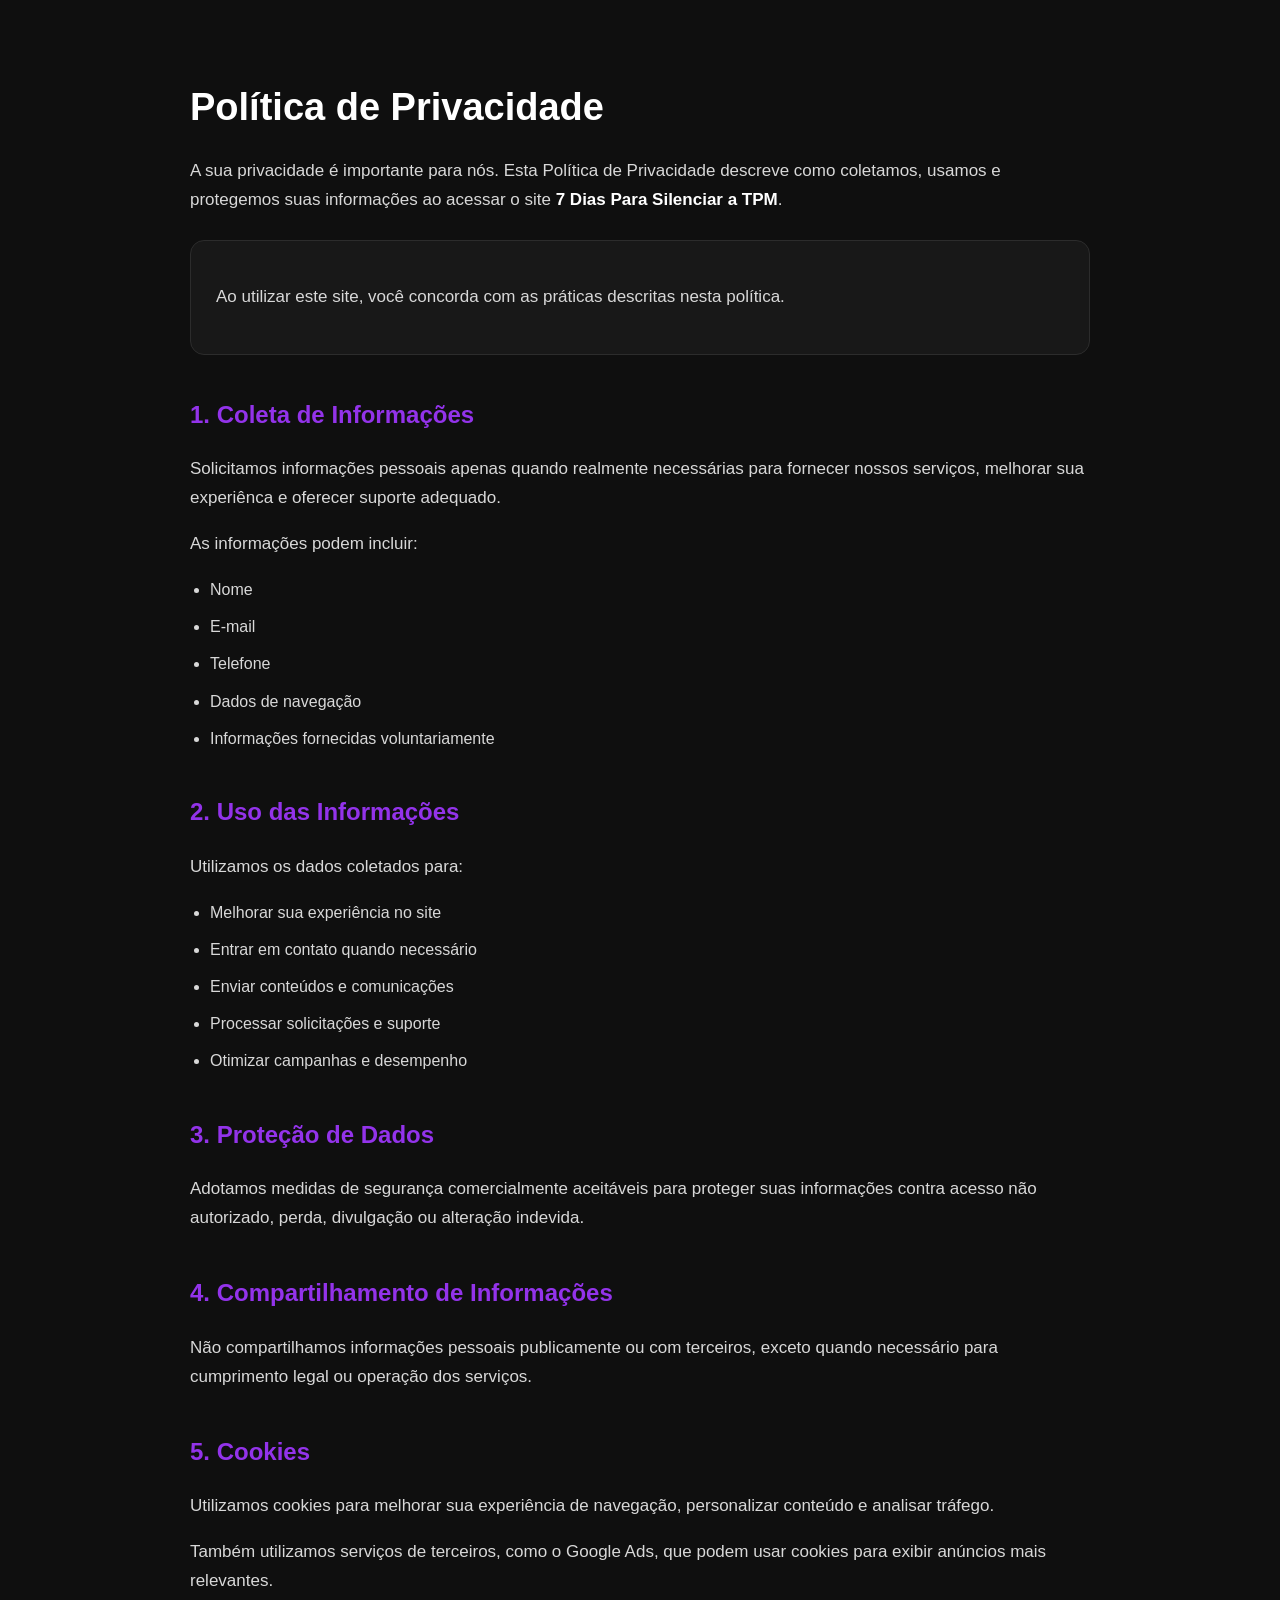
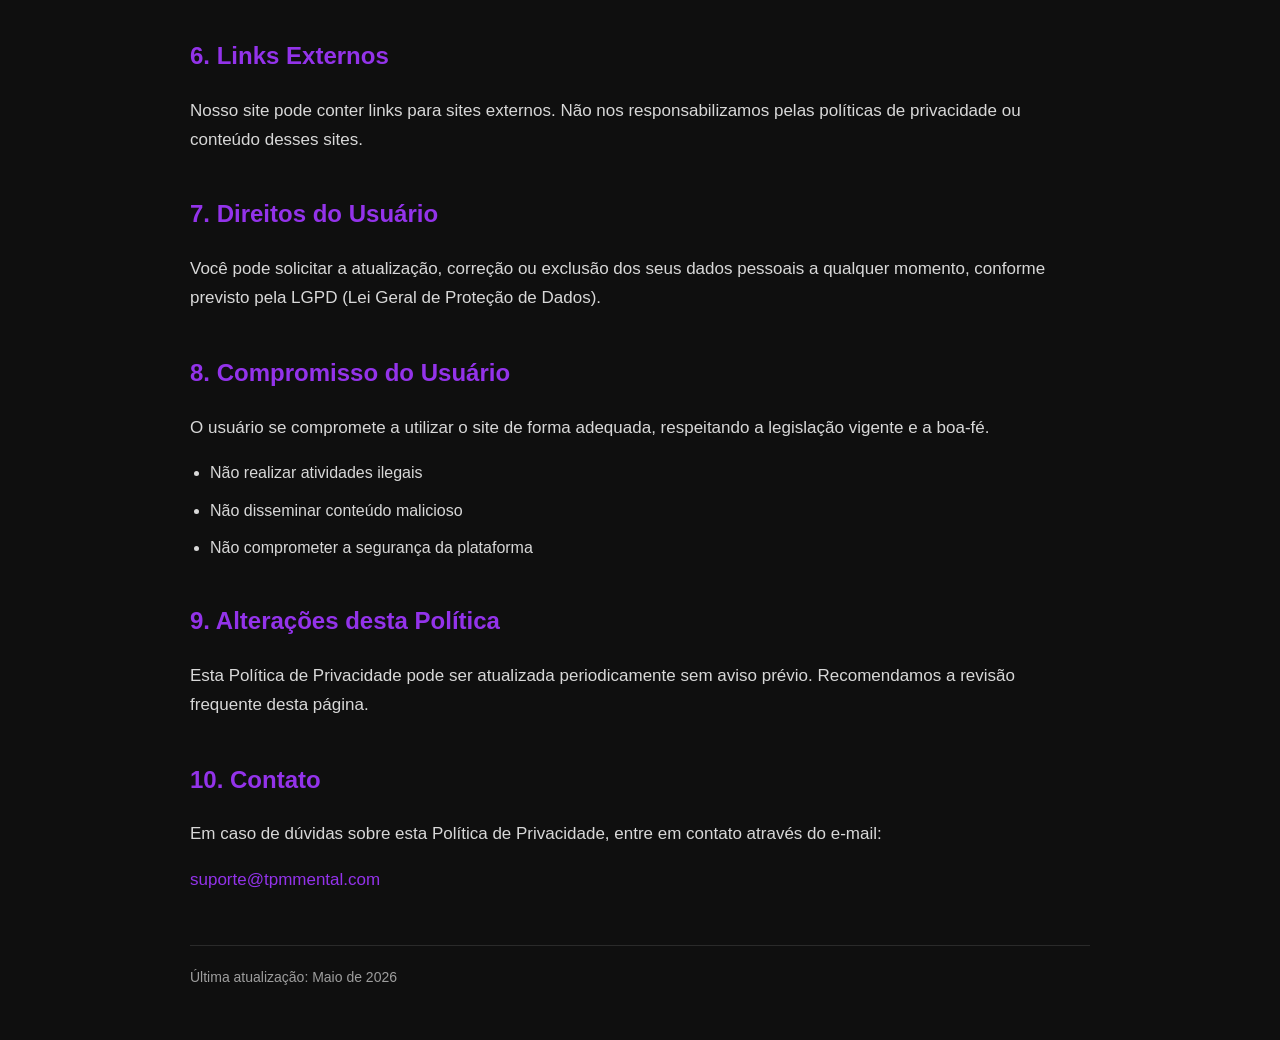
<file: politica/index.html>
<!DOCTYPE html>
<html lang="pt-BR">
<head>
  <meta charset="UTF-8" />
  <meta name="viewport" content="width=device-width, initial-scale=1.0"/>
  <title>Política de Privacidade | 7 Dias Para Silenciar a TPM</title>

  <style>
    body{
      margin:0;
      padding:0;
      background:#0f0f0f;
      color:#f5f5f5;
      font-family:Arial, Helvetica, sans-serif;
      line-height:1.7;
    }

    .container{
      max-width:900px;
      margin:auto;
      padding:50px 25px;
    }

    h1{
      font-size:38px;
      margin-bottom:10px;
      color:#ffffff;
    }

    h2{
      margin-top:40px;
      color:#9333ea;
      font-size:24px;
    }

    p{
      color:#d8d8d8;
      font-size:17px;
    }

    ul{
      padding-left:20px;
    }

    li{
      margin-bottom:10px;
      color:#d8d8d8;
    }

    .box{
      background:#181818;
      border:1px solid #2c2c2c;
      border-radius:14px;
      padding:25px;
      margin-top:25px;
    }

    .footer{
      margin-top:50px;
      padding-top:20px;
      border-top:1px solid #2a2a2a;
      color:#9e9e9e;
      font-size:14px;
    }

    a{
      color:#9333ea;
      text-decoration:none;
    }

    strong{
      color:#ffffff;
    }
  </style>
</head>

<body>

  <div class="container">

    <h1>Política de Privacidade</h1>

    <p>
      A sua privacidade é importante para nós. Esta Política de Privacidade descreve como coletamos,
      usamos e protegemos suas informações ao acessar o site
      <strong>7 Dias Para Silenciar a TPM</strong>.
    </p>

    <div class="box">
      <p>
        Ao utilizar este site, você concorda com as práticas descritas nesta política.
      </p>
    </div>

    <h2>1. Coleta de Informações</h2>

    <p>
      Solicitamos informações pessoais apenas quando realmente necessárias para fornecer nossos serviços,
      melhorar sua experiênca e oferecer suporte adequado.
    </p>

    <p>
      As informações podem incluir:
    </p>

    <ul>
      <li>Nome</li>
      <li>E-mail</li>
      <li>Telefone</li>
      <li>Dados de navegação</li>
      <li>Informações fornecidas voluntariamente</li>
    </ul>

    <h2>2. Uso das Informações</h2>

    <p>
      Utilizamos os dados coletados para:
    </p>

    <ul>
      <li>Melhorar sua experiência no site</li>
      <li>Entrar em contato quando necessário</li>
      <li>Enviar conteúdos e comunicações</li>
      <li>Processar solicitações e suporte</li>
      <li>Otimizar campanhas e desempenho</li>
    </ul>

    <h2>3. Proteção de Dados</h2>

    <p>
      Adotamos medidas de segurança comercialmente aceitáveis para proteger suas informações contra
      acesso não autorizado, perda, divulgação ou alteração indevida.
    </p>

    <h2>4. Compartilhamento de Informações</h2>

    <p>
      Não compartilhamos informações pessoais publicamente ou com terceiros,
      exceto quando necessário para cumprimento legal ou operação dos serviços.
    </p>

    <h2>5. Cookies</h2>

    <p>
      Utilizamos cookies para melhorar sua experiência de navegação,
      personalizar conteúdo e analisar tráfego.
    </p>

    <p>
      Também utilizamos serviços de terceiros, como o Google Ads,
      que podem usar cookies para exibir anúncios mais relevantes.
    </p>

    <h2>6. Links Externos</h2>

    <p>
      Nosso site pode conter links para sites externos.
      Não nos responsabilizamos pelas políticas de privacidade ou conteúdo desses sites.
    </p>

    <h2>7. Direitos do Usuário</h2>

    <p>
      Você pode solicitar a atualização, correção ou exclusão dos seus dados pessoais a qualquer momento,
      conforme previsto pela LGPD (Lei Geral de Proteção de Dados).
    </p>

    <h2>8. Compromisso do Usuário</h2>

    <p>
      O usuário se compromete a utilizar o site de forma adequada,
      respeitando a legislação vigente e a boa-fé.
    </p>

    <ul>
      <li>Não realizar atividades ilegais</li>
      <li>Não disseminar conteúdo malicioso</li>
      <li>Não comprometer a segurança da plataforma</li>
    </ul>

    <h2>9. Alterações desta Política</h2>

    <p>
      Esta Política de Privacidade pode ser atualizada periodicamente sem aviso prévio.
      Recomendamos a revisão frequente desta página.
    </p>

    <h2>10. Contato</h2>

    <p>
      Em caso de dúvidas sobre esta Política de Privacidade,
      entre em contato através do e-mail:
    </p>

    <p>
      <a href="mailto:suporte@tpmmental.com">
        suporte@tpmmental.com
      </a>
    </p>

    <div class="footer">
      Última atualização: Maio de 2026
    </div>

  </div>

</body>
</html>
</file>
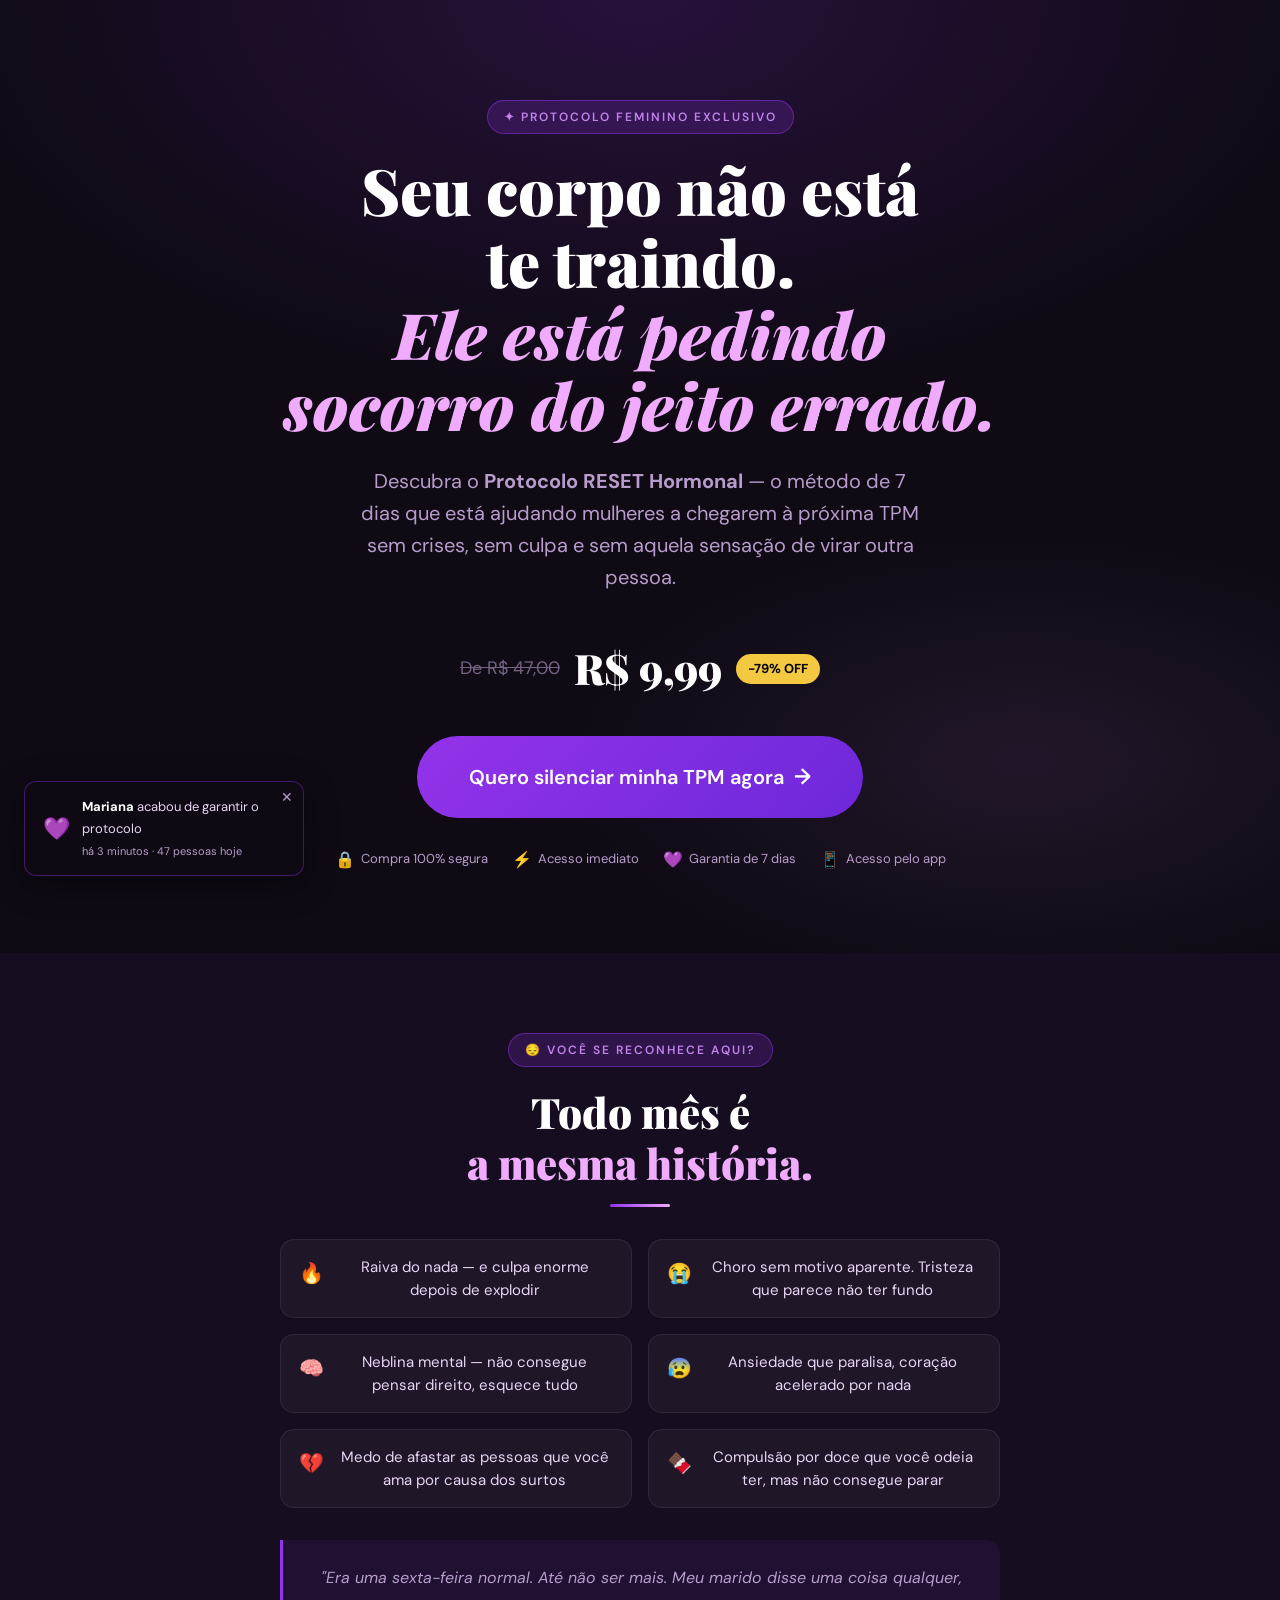
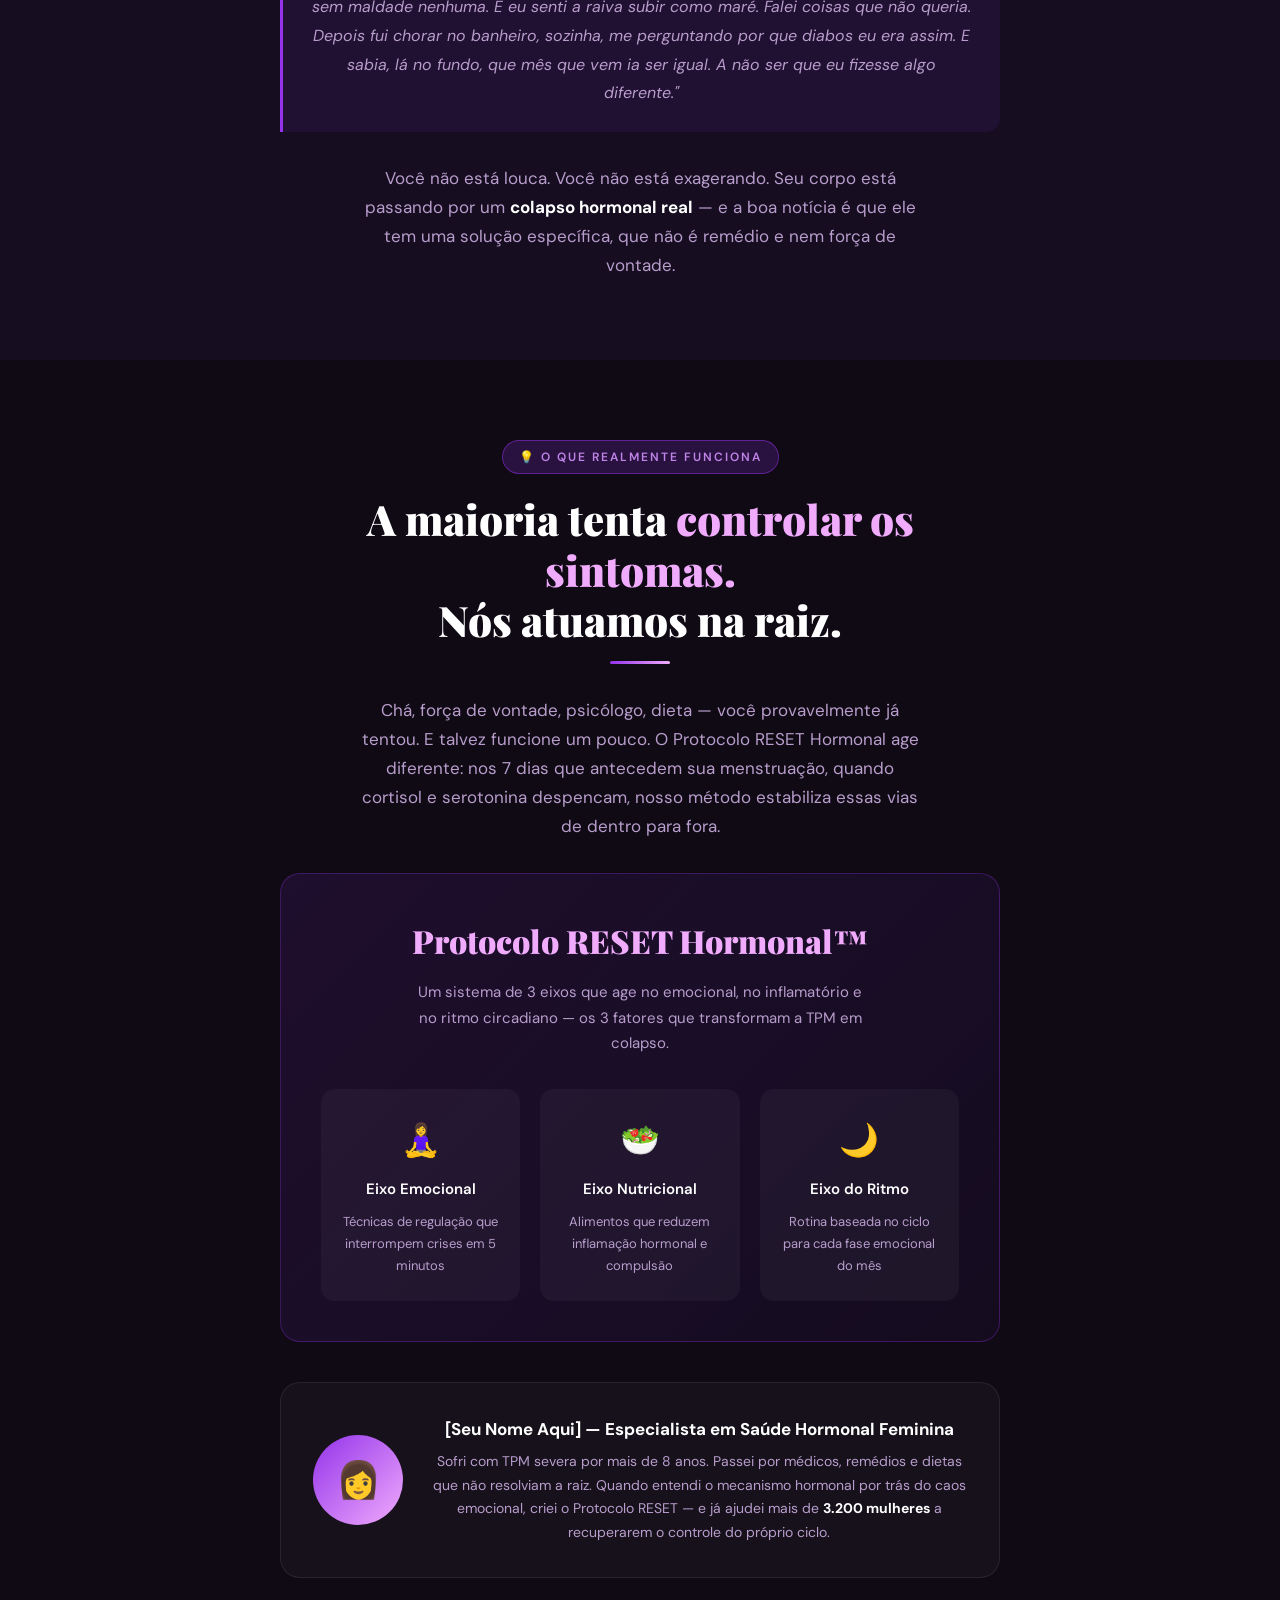
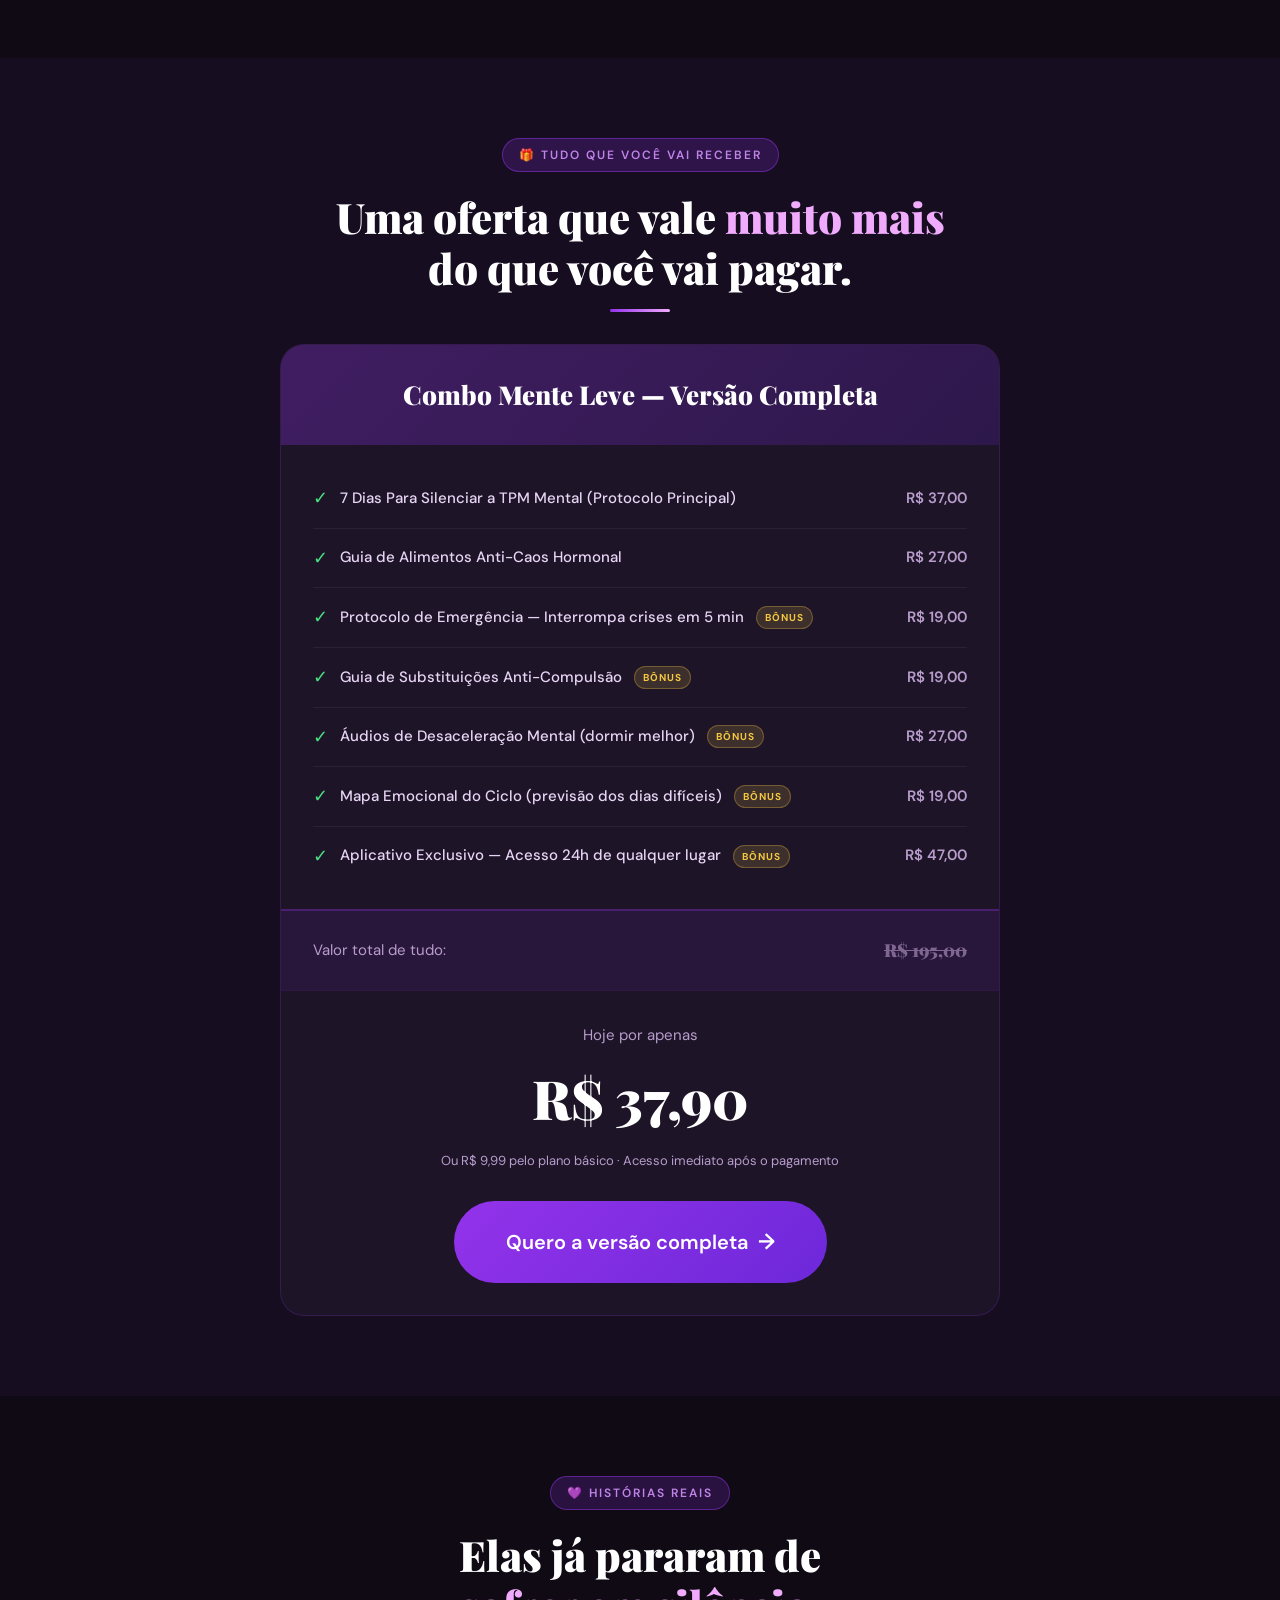
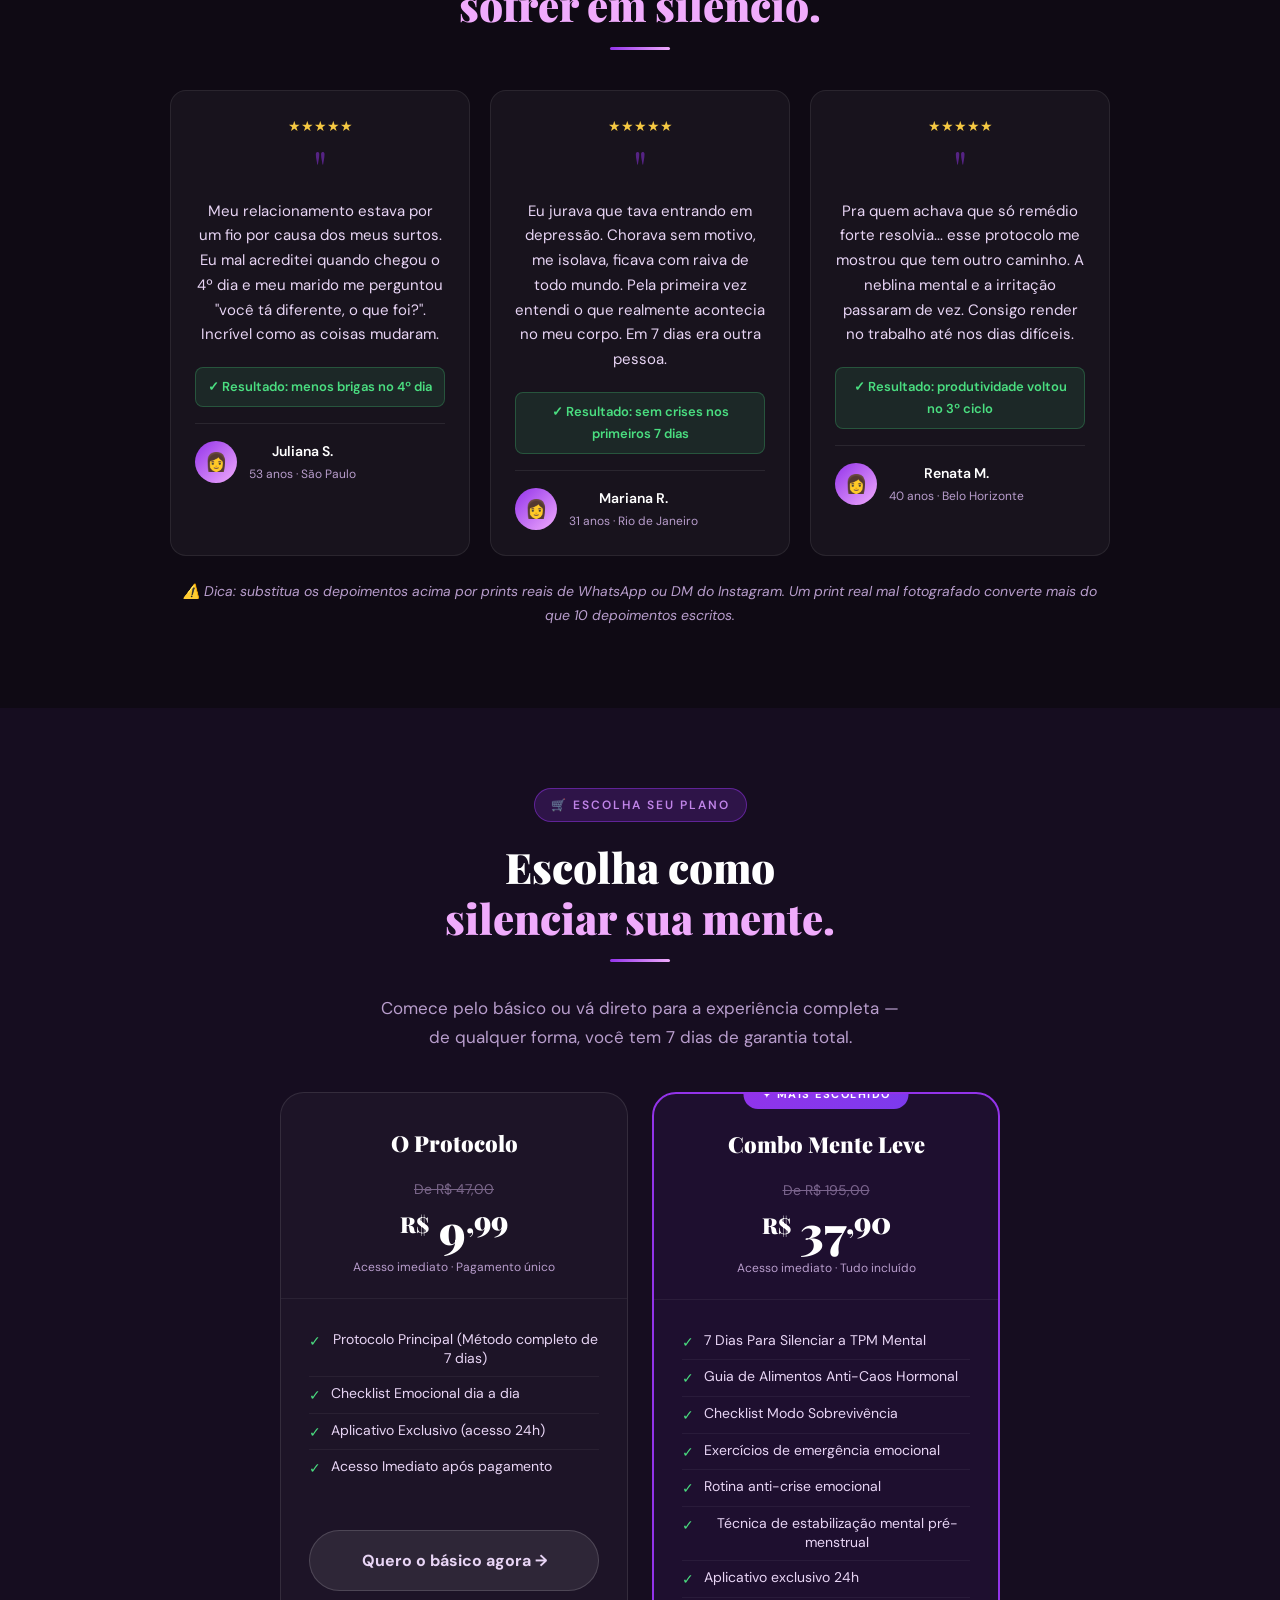
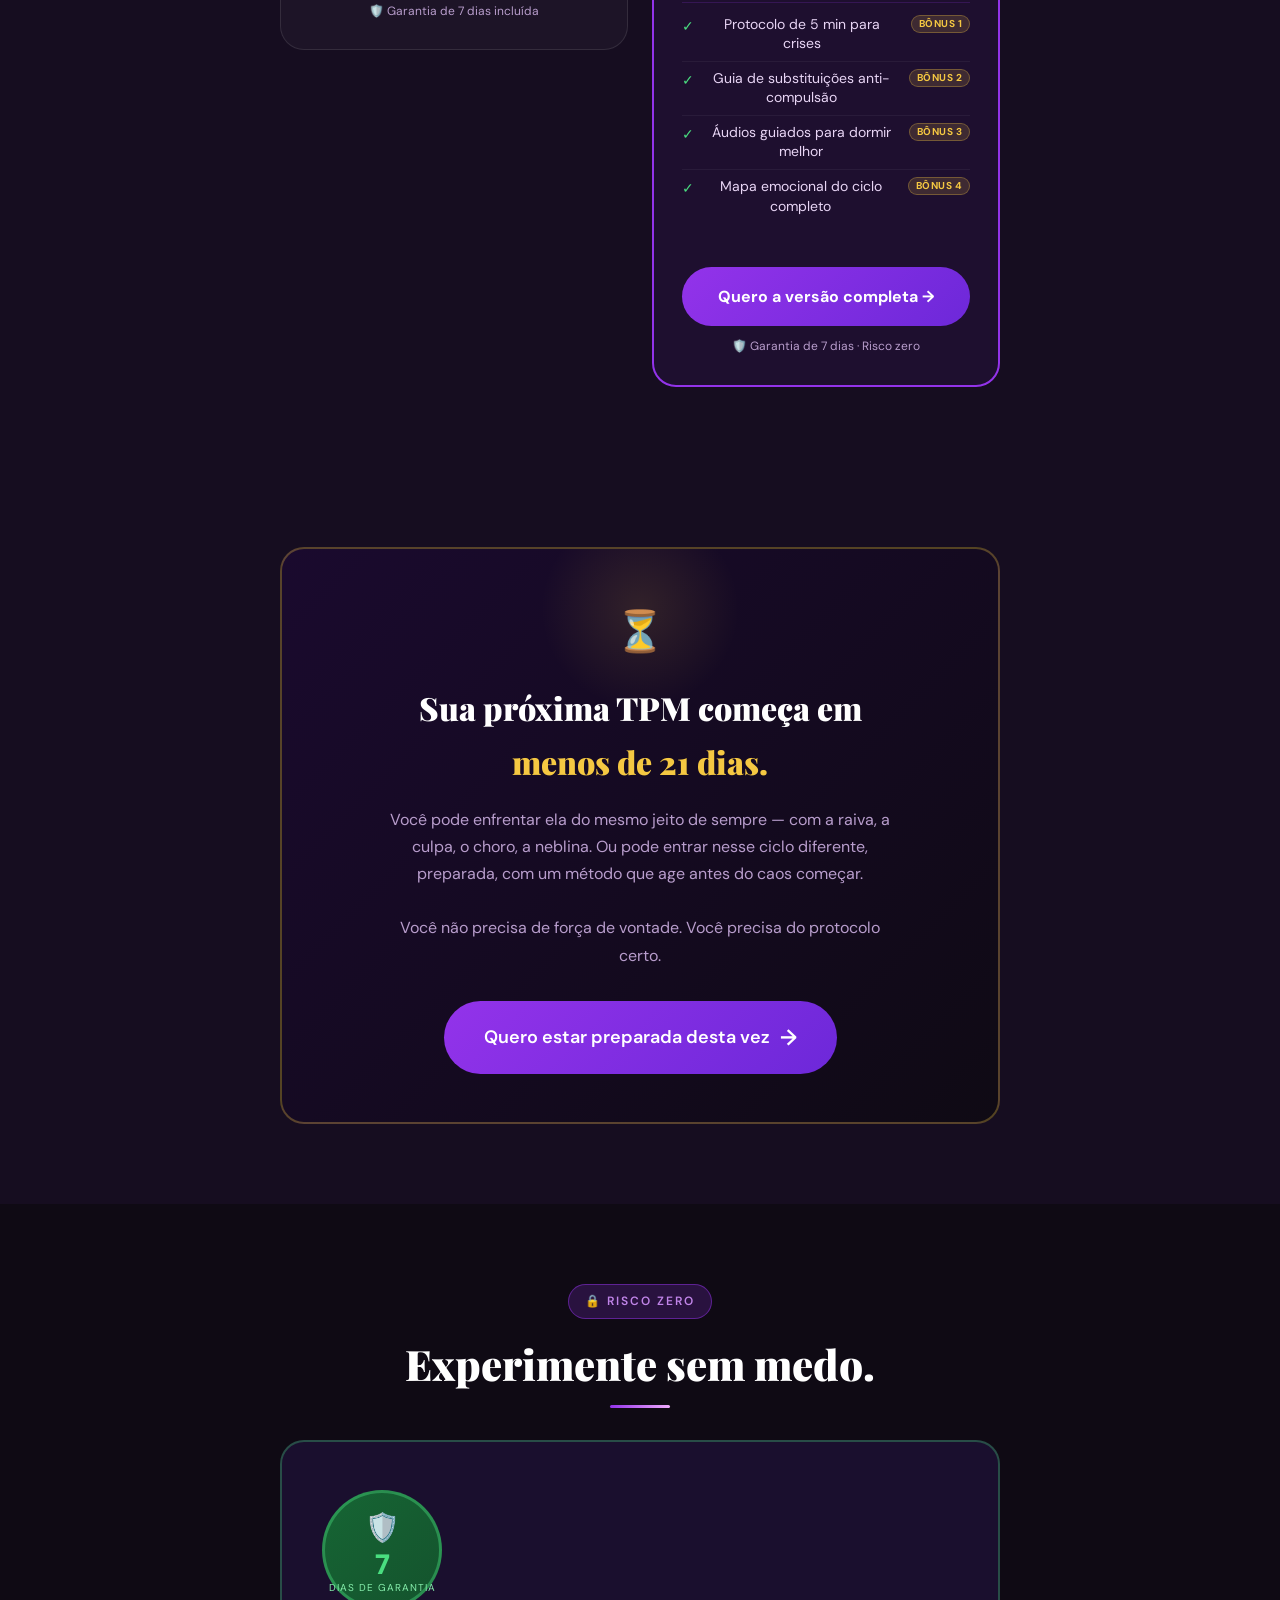
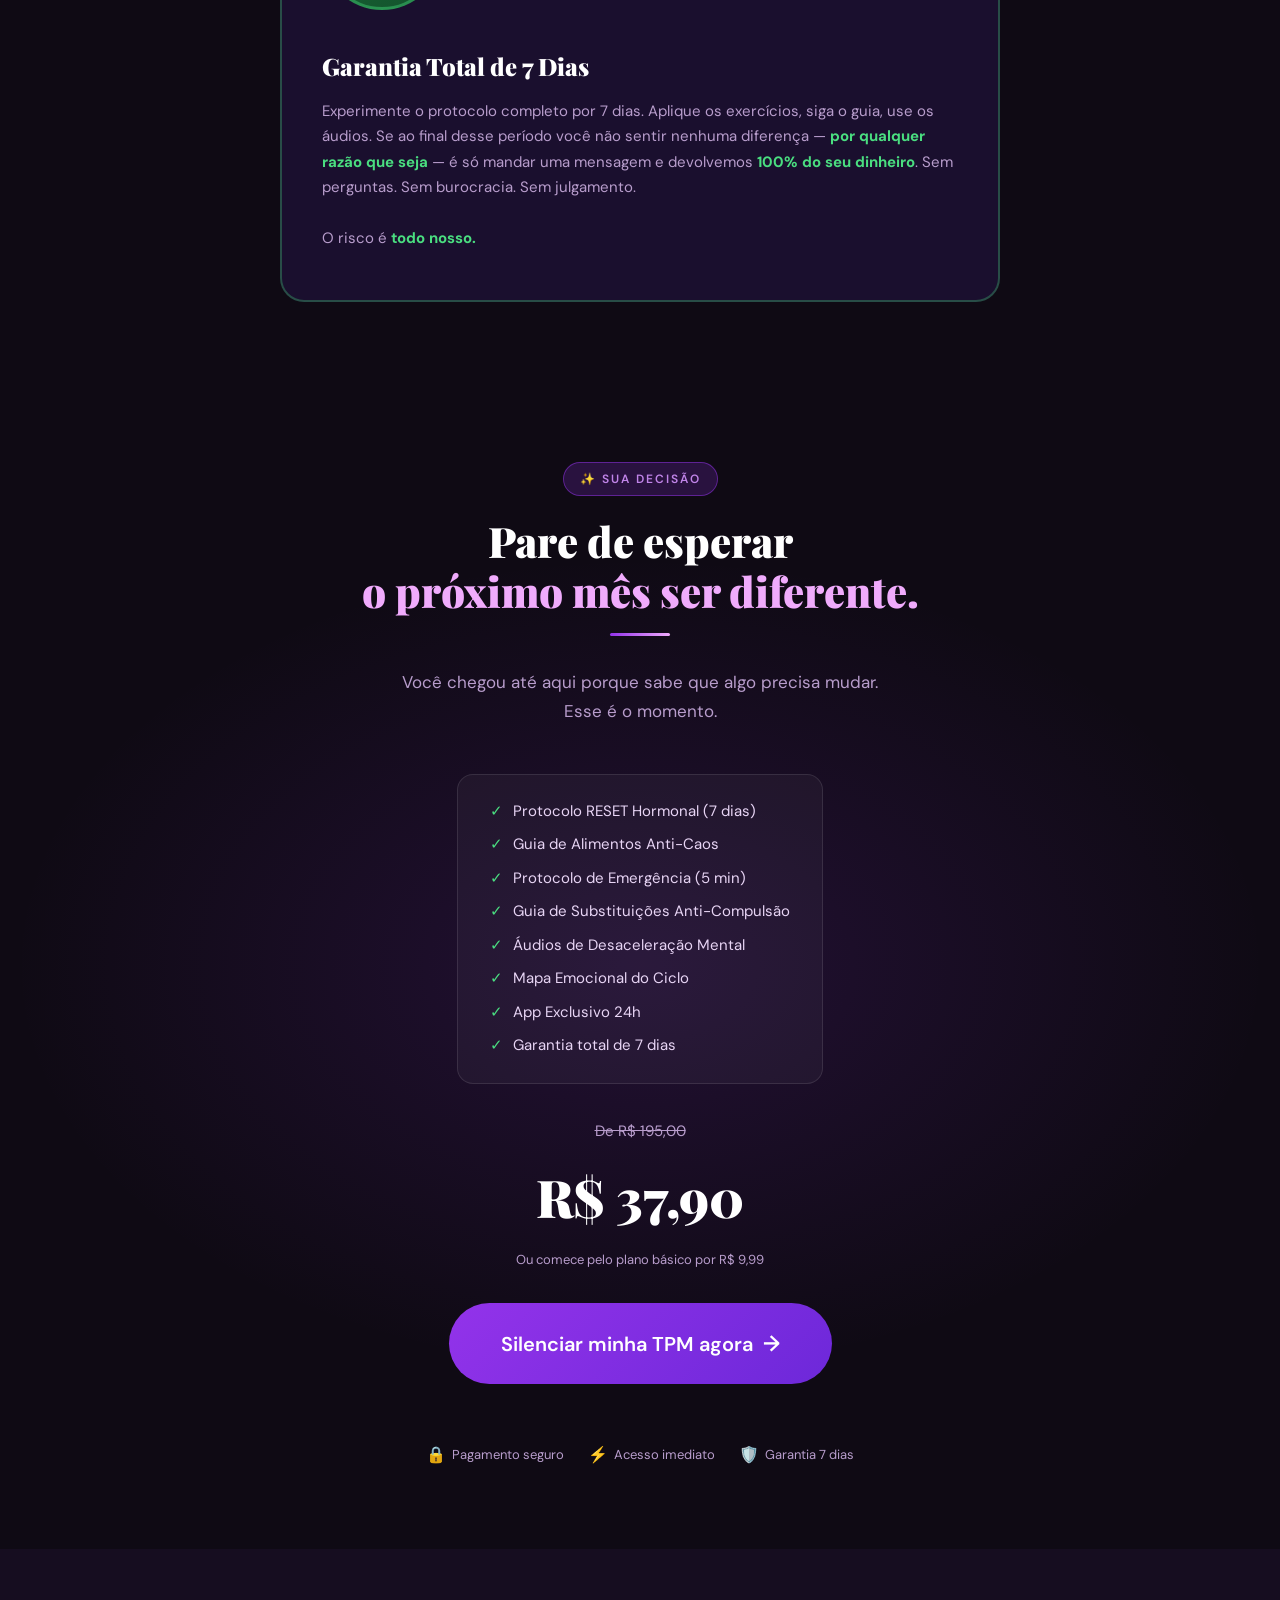
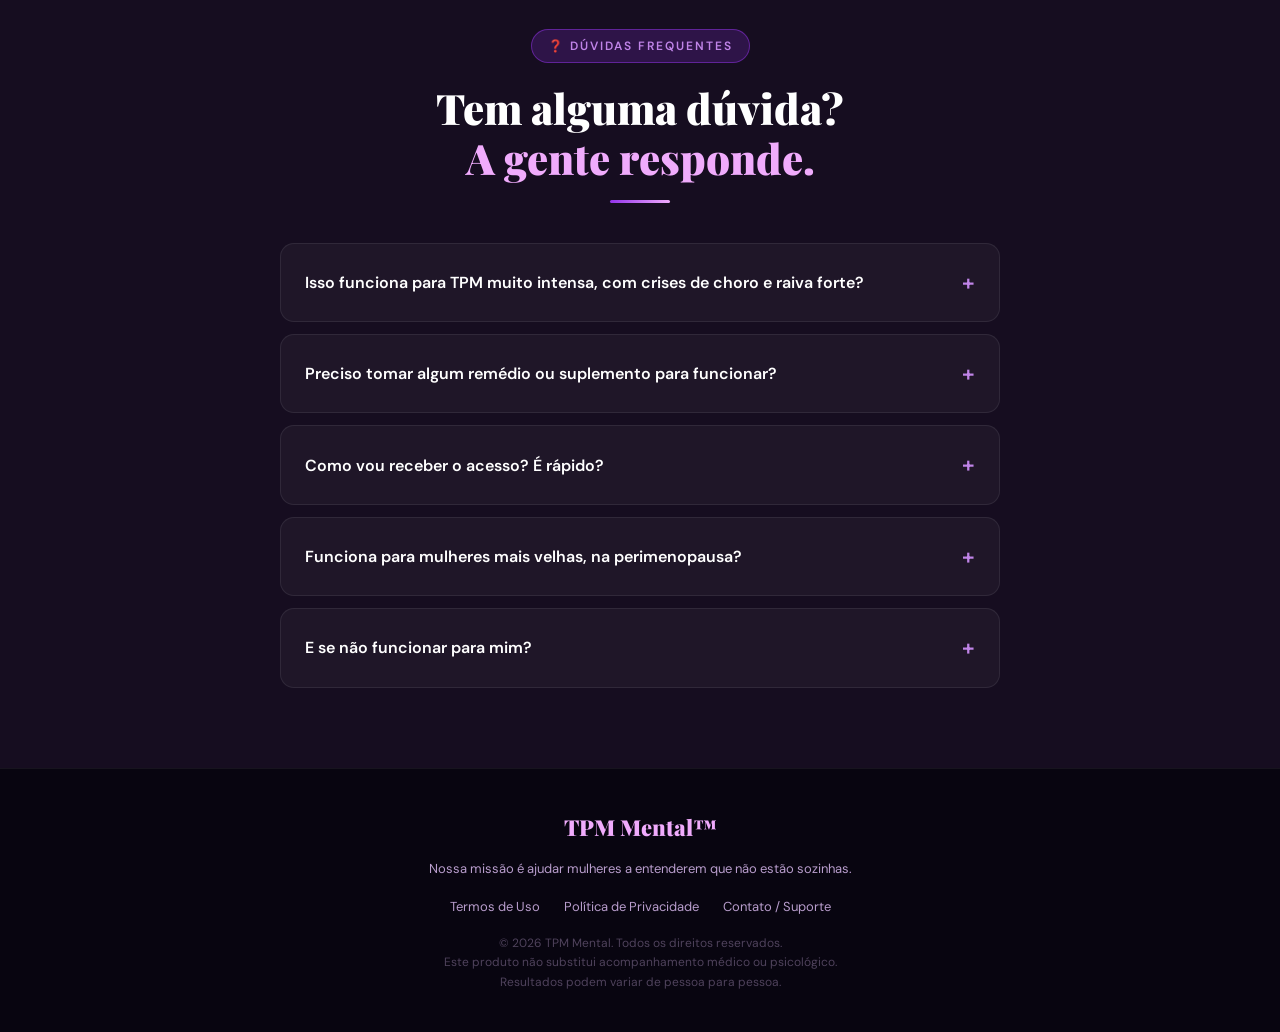
<file: Update da Página/Nova Página tpm-landing-otimizada copy.html>
<!DOCTYPE html>
<html lang="pt-BR">
<head>
  <meta charset="UTF-8" />
  <meta name="viewport" content="width=device-width, initial-scale=1.0" />
  <title>7 Dias Para Silenciar a TPM Mental</title>
  <link href="https://fonts.googleapis.com/css2?family=Playfair+Display:ital,wght@0,700;0,900;1,700&family=DM+Sans:wght@300;400;500;600&display=swap" rel="stylesheet" />

  <style>
    /* =============================================
       VARIÁVEIS DE PERSONALIZAÇÃO
       Edite aqui para trocar cores, fontes e espaçamentos
       ============================================= */
    :root {
      --cor-fundo: #0f0a14;
      --cor-fundo-alt: #160d20;
      --cor-primaria: #c084e8;         /* roxo suave — cor principal */
      --cor-primaria-forte: #9333ea;   /* roxo forte — destaques */
      --cor-acento: #f0abfc;           /* lilás claro — títulos e destaques */
      --cor-dourado: #f5c842;          /* dourado — urgência e CTAs secundários */
      --cor-cta: #9333ea;              /* cor do botão principal */
      --cor-cta-hover: #7e22ce;
      --cor-texto: #e8d5f5;
      --cor-texto-suave: #b89dcc;
      --cor-garantia: #1a0f2e;
      --fonte-titulo: 'Playfair Display', serif;
      --fonte-corpo: 'DM Sans', sans-serif;
      --raio: 14px;
      --sombra: 0 8px 40px rgba(147, 51, 234, 0.25);
    }

    /* =============================================
       RESET E BASE
       ============================================= */
    *, *::before, *::after { box-sizing: border-box; margin: 0; padding: 0; }
    html { scroll-behavior: smooth; }
    body {
      background: var(--cor-fundo);
      color: var(--cor-texto);
      font-family: var(--fonte-corpo);
      font-size: 17px;
      line-height: 1.7;
      overflow-x: hidden;
    }
    img { max-width: 100%; display: block; }
    a { color: inherit; text-decoration: none; }

    /* =============================================
       ANIMAÇÕES DE ENTRADA
       ============================================= */
    @keyframes fadeUp {
      from { opacity: 0; transform: translateY(32px); }
      to   { opacity: 1; transform: translateY(0); }
    }
    @keyframes pulseGlow {
      0%, 100% { box-shadow: 0 0 20px rgba(147,51,234,0.4); }
      50%       { box-shadow: 0 0 50px rgba(147,51,234,0.8), 0 0 80px rgba(192,132,232,0.3); }
    }
    @keyframes float {
      0%, 100% { transform: translateY(0); }
      50%       { transform: translateY(-8px); }
    }
    .fade-in { animation: fadeUp 0.7s ease both; }
    .delay-1 { animation-delay: 0.15s; }
    .delay-2 { animation-delay: 0.3s; }
    .delay-3 { animation-delay: 0.45s; }
    .delay-4 { animation-delay: 0.6s; }

    /* =============================================
       UTILITÁRIOS
       ============================================= */
    .container { max-width: 760px; margin: 0 auto; padding: 0 20px; }
    .container-wide { max-width: 980px; margin: 0 auto; padding: 0 20px; }
    .secao { padding: 80px 0; }
    .secao-alt { background: var(--cor-fundo-alt); }
    .tag-superior {
      display: inline-block;
      background: rgba(147,51,234,0.2);
      border: 1px solid rgba(147,51,234,0.5);
      color: var(--cor-primaria);
      font-size: 12px;
      font-weight: 600;
      letter-spacing: 2px;
      text-transform: uppercase;
      padding: 6px 16px;
      border-radius: 100px;
      margin-bottom: 20px;
    }
    .titulo-secao {
      font-family: var(--fonte-titulo);
      font-size: clamp(28px, 5vw, 42px);
      font-weight: 900;
      line-height: 1.2;
      color: #fff;
      margin-bottom: 16px;
    }
    .titulo-secao span { color: var(--cor-acento); }
    .subtitulo-secao {
      font-size: 18px;
      color: var(--cor-texto-suave);
      max-width: 580px;
      margin: 0 auto 40px;
    }
    .divisor {
      width: 60px; height: 3px;
      background: linear-gradient(90deg, var(--cor-primaria-forte), var(--cor-acento));
      border-radius: 10px;
      margin: 16px auto 32px;
    }

    /* =============================================
       BOTÃO CTA
       Edite --cor-cta e --cor-cta-hover para mudar a cor
       ============================================= */
    .btn-cta {
      display: inline-flex;
      align-items: center;
      justify-content: center;
      gap: 10px;
      background: linear-gradient(135deg, var(--cor-cta), #6d28d9);
      color: #fff;
      font-family: var(--fonte-corpo);
      font-size: 18px;
      font-weight: 600;
      padding: 18px 40px;
      border-radius: 100px;
      border: none;
      cursor: pointer;
      text-align: center;
      transition: transform 0.2s, box-shadow 0.2s;
      animation: pulseGlow 3s ease-in-out infinite;
      text-decoration: none;
    }
    .btn-cta:hover { transform: translateY(-3px) scale(1.02); box-shadow: 0 16px 40px rgba(147,51,234,0.5); }
    .btn-cta-grande { font-size: 20px; padding: 22px 52px; }
    .btn-cta .seta { font-size: 22px; }

    /* =============================================
       SEÇÃO 1: HERO
       Edite o texto dentro das tags <h1> e <p class="hero-sub">
       ============================================= */
    .hero {
      min-height: 100vh;
      display: flex;
      align-items: center;
      justify-content: center;
      text-align: center;
      padding: 100px 20px 80px;
      position: relative;
      overflow: hidden;
    }
    .hero::before {
      content: '';
      position: absolute;
      inset: 0;
      background:
        radial-gradient(ellipse 80% 60% at 50% 0%, rgba(147,51,234,0.18) 0%, transparent 70%),
        radial-gradient(ellipse 60% 40% at 80% 80%, rgba(192,132,232,0.1) 0%, transparent 60%);
      pointer-events: none;
    }
    .hero-inner { position: relative; z-index: 1; }
    .hero h1 {
      font-family: var(--fonte-titulo);
      font-size: clamp(34px, 6.5vw, 64px);
      font-weight: 900;
      line-height: 1.12;
      color: #fff;
      margin-bottom: 24px;
      max-width: 720px;
      margin-left: auto;
      margin-right: auto;
    }
    .hero h1 em {
      font-style: italic;
      color: var(--cor-acento);
    }
    .hero-sub {
      font-size: clamp(16px, 2.5vw, 20px);
      color: var(--cor-texto-suave);
      max-width: 560px;
      margin: 0 auto 40px;
      line-height: 1.6;
    }
    .hero-preco {
      display: flex;
      align-items: center;
      justify-content: center;
      gap: 14px;
      margin-bottom: 32px;
      flex-wrap: wrap;
    }
    .preco-riscado {
      font-size: 18px;
      color: var(--cor-texto-suave);
      text-decoration: line-through;
      opacity: 0.6;
    }
    .preco-atual {
      font-family: var(--fonte-titulo);
      font-size: 42px;
      font-weight: 900;
      color: #fff;
    }
    .badge-desconto {
      background: var(--cor-dourado);
      color: #000;
      font-size: 13px;
      font-weight: 700;
      padding: 4px 12px;
      border-radius: 100px;
    }
    .hero-selos {
      display: flex;
      align-items: center;
      justify-content: center;
      gap: 24px;
      margin-top: 28px;
      flex-wrap: wrap;
    }
    .hero-selo {
      display: flex;
      align-items: center;
      gap: 6px;
      font-size: 13px;
      color: var(--cor-texto-suave);
    }
    .hero-selo span { font-size: 16px; }

    /* =============================================
       SEÇÃO 2: DOR / AGITAÇÃO PAS
       Edite os <li> dentro de .lista-dores
       ============================================= */
    .lista-dores {
      list-style: none;
      display: grid;
      grid-template-columns: 1fr 1fr;
      gap: 16px;
      margin: 32px 0;
    }
    .lista-dores li {
      display: flex;
      align-items: flex-start;
      gap: 12px;
      background: rgba(255,255,255,0.04);
      border: 1px solid rgba(255,255,255,0.08);
      border-radius: var(--raio);
      padding: 16px 18px;
      font-size: 15px;
      line-height: 1.5;
    }
    .lista-dores li .icone-dor {
      font-size: 20px;
      flex-shrink: 0;
      margin-top: 2px;
    }
    .cena-cotidiana {
      background: rgba(147,51,234,0.08);
      border-left: 3px solid var(--cor-primaria-forte);
      border-radius: 0 var(--raio) var(--raio) 0;
      padding: 24px 28px;
      font-size: 16px;
      color: var(--cor-texto-suave);
      font-style: italic;
      margin: 32px 0;
      line-height: 1.8;
    }

    /* =============================================
       SEÇÃO 3: MECANISMO ÚNICO
       ============================================= */
    .mecanismo-box {
      background: linear-gradient(135deg, rgba(147,51,234,0.12), rgba(109,40,217,0.06));
      border: 1px solid rgba(147,51,234,0.3);
      border-radius: 20px;
      padding: 40px;
      text-align: center;
      margin: 32px 0;
    }
    .mecanismo-nome {
      font-family: var(--fonte-titulo);
      font-size: 32px;
      font-weight: 900;
      color: var(--cor-acento);
      margin-bottom: 12px;
    }
    .pilares-grid {
      display: grid;
      grid-template-columns: repeat(3, 1fr);
      gap: 20px;
      margin-top: 32px;
    }
    .pilar {
      background: rgba(255,255,255,0.04);
      border-radius: var(--raio);
      padding: 24px 16px;
      text-align: center;
    }
    .pilar .pilar-icone { font-size: 32px; margin-bottom: 10px; }
    .pilar h4 { font-size: 15px; font-weight: 600; color: #fff; margin-bottom: 8px; }
    .pilar p { font-size: 13px; color: var(--cor-texto-suave); }

    /* Autoridade */
    .autoridade-box {
      display: flex;
      align-items: center;
      gap: 28px;
      background: rgba(255,255,255,0.03);
      border: 1px solid rgba(255,255,255,0.08);
      border-radius: 20px;
      padding: 32px;
      margin-top: 40px;
    }
    .autoridade-foto {
      width: 90px; height: 90px;
      border-radius: 50%;
      background: linear-gradient(135deg, var(--cor-primaria-forte), var(--cor-acento));
      flex-shrink: 0;
      display: flex; align-items: center; justify-content: center;
      font-size: 36px;
    }
    .autoridade-texto h4 { font-weight: 700; color: #fff; margin-bottom: 6px; }
    .autoridade-texto p { font-size: 14px; color: var(--cor-texto-suave); }

    /* =============================================
       CARDS DE PLANOS (Escolha seu plano)
       ============================================= */
    .planos-grid {
      display: grid;
      grid-template-columns: 1fr 1fr;
      gap: 24px;
      margin-top: 40px;
      align-items: start;
    }
    .plano-card {
      border-radius: 24px;
      overflow: hidden;
      border: 1px solid rgba(255,255,255,0.1);
      background: rgba(255,255,255,0.03);
      display: flex;
      flex-direction: column;
      transition: transform 0.25s, border-color 0.25s, box-shadow 0.25s;
    }
    .plano-card:hover {
      transform: translateY(-6px);
      box-shadow: 0 20px 60px rgba(147,51,234,0.2);
    }
    .plano-card.destaque {
      border: 2px solid var(--cor-primaria-forte);
      background: rgba(147,51,234,0.07);
      position: relative;
    }
    .plano-badge {
      position: absolute;
      top: -14px; left: 50%; transform: translateX(-50%);
      background: linear-gradient(135deg, var(--cor-primaria-forte), #7c3aed);
      color: #fff;
      font-size: 11px; font-weight: 700;
      letter-spacing: 1.5px; text-transform: uppercase;
      padding: 5px 18px; border-radius: 100px;
      white-space: nowrap;
    }
    .plano-header {
      padding: 32px 28px 20px;
      text-align: center;
      border-bottom: 1px solid rgba(255,255,255,0.06);
    }
    .plano-nome {
      font-family: var(--fonte-titulo);
      font-size: 22px; font-weight: 900; color: #fff;
      margin-bottom: 16px;
    }
    .plano-preco-de {
      font-size: 14px; color: var(--cor-texto-suave);
      text-decoration: line-through; opacity: 0.6;
      margin-bottom: 4px;
    }
    .plano-preco {
      font-family: var(--fonte-titulo);
      font-size: 46px; font-weight: 900; color: #fff;
      line-height: 1;
      margin-bottom: 4px;
    }
    .plano-preco span { font-size: 22px; vertical-align: super; }
    .plano-parcelamento {
      font-size: 12px; color: var(--cor-texto-suave);
    }
    .plano-itens {
      padding: 24px 28px;
      flex: 1;
    }
    .plano-item {
      display: flex; align-items: flex-start; gap: 10px;
      font-size: 14px; color: var(--cor-texto);
      padding: 7px 0;
      border-bottom: 1px solid rgba(255,255,255,0.05);
      line-height: 1.4;
    }
    .plano-item:last-child { border-bottom: none; }
    .plano-item .pi-check { color: #4ade80; flex-shrink: 0; margin-top: 2px; }
    .plano-item .pi-bonus {
      font-size: 10px; font-weight: 700;
      background: rgba(245,200,66,0.15); color: var(--cor-dourado);
      border: 1px solid rgba(245,200,66,0.3);
      padding: 1px 7px; border-radius: 100px;
      text-transform: uppercase; letter-spacing: 0.5px;
      white-space: nowrap; flex-shrink: 0;
    }
    .plano-cta {
      padding: 20px 28px 28px;
    }
    .btn-plano {
      display: block; width: 100%;
      text-align: center;
      padding: 16px 20px;
      border-radius: 100px;
      font-family: var(--fonte-corpo);
      font-size: 16px; font-weight: 700;
      cursor: pointer; border: none;
      text-decoration: none;
      transition: transform 0.2s, box-shadow 0.2s;
    }
    .btn-plano-basico {
      background: rgba(255,255,255,0.08);
      border: 1px solid rgba(255,255,255,0.15);
      color: var(--cor-texto);
    }
    .btn-plano-basico:hover { background: rgba(255,255,255,0.12); }
    .btn-plano-destaque {
      background: linear-gradient(135deg, var(--cor-cta), #6d28d9);
      color: #fff;
      animation: pulseGlow 3s ease-in-out infinite;
    }
    .btn-plano-destaque:hover { transform: translateY(-2px); box-shadow: 0 12px 30px rgba(147,51,234,0.4); }
    .plano-garantia-mini {
      text-align: center;
      font-size: 12px; color: var(--cor-texto-suave);
      margin-top: 10px;
    }
    @media (max-width: 640px) {
      .planos-grid { grid-template-columns: 1fr; }
      .plano-card.destaque { margin-top: 20px; }
    }

    /* =============================================
       SEÇÃO 4: EMPILHAMENTO DE VALOR
       Edite os itens dentro de .stack-itens
       ============================================= */
    .stack-container {
      background: rgba(255,255,255,0.03);
      border: 1px solid rgba(147,51,234,0.2);
      border-radius: 24px;
      overflow: hidden;
    }
    .stack-header {
      background: linear-gradient(135deg, rgba(147,51,234,0.3), rgba(109,40,217,0.2));
      padding: 28px 32px;
      text-align: center;
    }
    .stack-header h3 {
      font-family: var(--fonte-titulo);
      font-size: 26px; font-weight: 900; color: #fff;
    }
    .stack-itens { padding: 24px 32px; }
    .stack-item {
      display: flex;
      align-items: center;
      justify-content: space-between;
      padding: 14px 0;
      border-bottom: 1px solid rgba(255,255,255,0.06);
      gap: 16px;
    }
    .stack-item:last-child { border-bottom: none; }
    .stack-item-info { display: flex; align-items: center; gap: 12px; }
    .stack-item-info .check { color: #4ade80; font-size: 18px; flex-shrink: 0; }
    .stack-item-info .nome { font-size: 15px; color: var(--cor-texto); font-weight: 500; }
    .stack-item-info .tag-bonus {
      font-size: 10px; font-weight: 700; letter-spacing: 1px;
      background: rgba(245,200,66,0.15); color: var(--cor-dourado);
      border: 1px solid rgba(245,200,66,0.3);
      padding: 2px 8px; border-radius: 100px; text-transform: uppercase;
    }
    .stack-item-valor {
      font-size: 15px; font-weight: 600; color: var(--cor-texto-suave);
      white-space: nowrap; flex-shrink: 0;
    }
    .stack-total {
      background: rgba(147,51,234,0.1);
      padding: 24px 32px;
      display: flex; align-items: center; justify-content: space-between;
      border-top: 2px solid rgba(147,51,234,0.3);
      flex-wrap: wrap; gap: 12px;
    }
    .stack-total-label { font-size: 15px; color: var(--cor-texto-suave); }
    .stack-total-valor {
      font-family: var(--fonte-titulo);
      font-size: 18px; font-weight: 900;
      color: var(--cor-texto-suave);
      text-decoration: line-through; opacity: 0.6;
    }
    .stack-preco-final {
      text-align: center;
      padding: 32px;
      border-top: 1px solid rgba(147,51,234,0.15);
    }
    .stack-preco-final .de { font-size: 15px; color: var(--cor-texto-suave); margin-bottom: 4px; }
    .stack-preco-final .por { font-family: var(--fonte-titulo); font-size: 54px; font-weight: 900; color: #fff; }
    .stack-preco-final .obs { font-size: 13px; color: var(--cor-texto-suave); margin-top: 6px; }

    /* =============================================
       SEÇÃO 5: DEPOIMENTOS
       Substitua os placeholders por prints reais
       ============================================= */
    .depoimentos-grid {
      display: grid;
      grid-template-columns: repeat(auto-fit, minmax(280px, 1fr));
      gap: 20px;
      margin-top: 40px;
    }
    .depoimento-card {
      background: rgba(255,255,255,0.04);
      border: 1px solid rgba(255,255,255,0.08);
      border-radius: 16px;
      padding: 24px;
      position: relative;
      transition: border-color 0.2s, transform 0.2s;
    }
    .depoimento-card:hover {
      border-color: rgba(147,51,234,0.4);
      transform: translateY(-4px);
    }
    .depoimento-card .aspas {
      font-family: var(--fonte-titulo);
      font-size: 48px;
      color: var(--cor-primaria-forte);
      line-height: 1;
      margin-bottom: 8px;
      opacity: 0.5;
    }
    .depoimento-card .texto {
      font-size: 15px;
      color: var(--cor-texto);
      line-height: 1.65;
      margin-bottom: 20px;
    }
    .depoimento-card .resultado-destaque {
      background: rgba(74,222,128,0.1);
      border: 1px solid rgba(74,222,128,0.25);
      border-radius: 8px;
      padding: 8px 12px;
      font-size: 13px;
      color: #4ade80;
      font-weight: 600;
      margin-bottom: 16px;
    }
    .depoimento-card .autora {
      display: flex; align-items: center; gap: 12px;
      border-top: 1px solid rgba(255,255,255,0.08);
      padding-top: 16px;
    }
    .depoimento-card .foto-autora {
      width: 42px; height: 42px; border-radius: 50%;
      background: linear-gradient(135deg, var(--cor-primaria-forte), var(--cor-acento));
      display: flex; align-items: center; justify-content: center;
      font-size: 18px; flex-shrink: 0;
    }
    .depoimento-card .nome-autora { font-weight: 600; font-size: 14px; color: #fff; }
    .depoimento-card .dados-autora { font-size: 12px; color: var(--cor-texto-suave); }
    .estrelas { color: var(--cor-dourado); font-size: 14px; margin-bottom: 4px; }

    /* =============================================
       SEÇÃO 6: URGÊNCIA EMOCIONAL
       ============================================= */
    .urgencia-box {
      background: linear-gradient(135deg, #1a0a2e, #0f0a14);
      border: 2px solid rgba(245,200,66,0.3);
      border-radius: 24px;
      padding: 48px 40px;
      text-align: center;
      position: relative;
      overflow: hidden;
    }
    .urgencia-box::before {
      content: '';
      position: absolute;
      top: -40px; left: 50%; transform: translateX(-50%);
      width: 200px; height: 200px;
      background: radial-gradient(circle, rgba(245,200,66,0.12), transparent 70%);
    }
    .urgencia-box .urgencia-icon { font-size: 40px; margin-bottom: 16px; }
    .urgencia-box h3 {
      font-family: var(--fonte-titulo);
      font-size: clamp(22px, 4vw, 32px);
      font-weight: 900; color: #fff; margin-bottom: 16px;
    }
    .urgencia-box h3 span { color: var(--cor-dourado); }
    .urgencia-box p { color: var(--cor-texto-suave); font-size: 16px; max-width: 520px; margin: 0 auto 32px; }

    /* =============================================
       SEÇÃO 7: GARANTIA
       Edite o prazo e o texto conforme seu produto
       ============================================= */
    .garantia-box {
      background: var(--cor-garantia);
      border: 2px solid rgba(74,222,128,0.3);
      border-radius: 24px;
      padding: 48px 40px;
      display: flex;
      align-items: center;
      gap: 36px;
      flex-wrap: wrap;
    }
    .garantia-lacre {
      width: 120px; height: 120px;
      background: linear-gradient(135deg, #166534, #14532d);
      border: 3px solid rgba(74,222,128,0.4);
      border-radius: 50%;
      display: flex; flex-direction: column;
      align-items: center; justify-content: center;
      flex-shrink: 0;
      text-align: center;
      animation: float 3s ease-in-out infinite;
    }
    .garantia-lacre .g-icone { font-size: 28px; }
    .garantia-lacre .g-dias { font-size: 28px; font-weight: 900; color: #4ade80; line-height: 1; }
    .garantia-lacre .g-label { font-size: 10px; color: #86efac; letter-spacing: 1px; text-transform: uppercase; }
    .garantia-texto h3 {
      font-family: var(--fonte-titulo);
      font-size: 24px; font-weight: 900; color: #fff; margin-bottom: 12px;
    }
    .garantia-texto p { font-size: 15px; color: var(--cor-texto-suave); line-height: 1.7; }
    .garantia-texto p strong { color: #4ade80; }

    /* =============================================
       SEÇÃO 8: OFERTA FINAL + CTA
       ============================================= */
    .oferta-final {
      text-align: center;
      padding: 80px 20px;
      position: relative;
    }
    .oferta-final::before {
      content: '';
      position: absolute;
      inset: 0;
      background: radial-gradient(ellipse 70% 50% at 50% 50%, rgba(147,51,234,0.15), transparent 70%);
    }
    .oferta-final-inner { position: relative; z-index: 1; }
    .resumo-oferta {
      display: inline-flex;
      flex-direction: column;
      align-items: flex-start;
      gap: 8px;
      background: rgba(255,255,255,0.04);
      border: 1px solid rgba(255,255,255,0.1);
      border-radius: 16px;
      padding: 24px 32px;
      margin: 24px auto 32px;
      text-align: left;
    }
    .resumo-item {
      display: flex; align-items: center; gap: 10px;
      font-size: 15px; color: var(--cor-texto);
    }
    .resumo-item .check { color: #4ade80; }

    /* =============================================
       SEÇÃO 9: FAQ
       Edite as perguntas e respostas nos <details>
       ============================================= */
    .faq-lista { display: flex; flex-direction: column; gap: 12px; margin-top: 40px; }
    details {
      background: rgba(255,255,255,0.04);
      border: 1px solid rgba(255,255,255,0.08);
      border-radius: var(--raio);
      overflow: hidden;
      transition: border-color 0.2s;
    }
    details[open] { border-color: rgba(147,51,234,0.4); }
    summary {
      padding: 20px 24px;
      font-size: 16px;
      font-weight: 600;
      color: #fff;
      cursor: pointer;
      display: flex;
      align-items: center;
      justify-content: space-between;
      list-style: none;
      user-select: none;
    }
    summary::after {
      content: '+';
      font-size: 22px;
      color: var(--cor-primaria);
      transition: transform 0.3s;
      flex-shrink: 0;
      margin-left: 12px;
    }
    details[open] summary::after { transform: rotate(45deg); }
    .faq-resposta { padding: 0 24px 20px; font-size: 15px; color: var(--cor-texto-suave); line-height: 1.7; }

    /* =============================================
       RODAPÉ
       Edite nome, CNPJ e dados de contato
       ============================================= */
    footer {
      background: #080510;
      border-top: 1px solid rgba(255,255,255,0.06);
      padding: 40px 20px;
      text-align: center;
    }
    .footer-inner { max-width: 680px; margin: 0 auto; }
    .footer-logo {
      font-family: var(--fonte-titulo);
      font-size: 22px; font-weight: 900;
      color: var(--cor-acento); margin-bottom: 12px;
    }
    .footer-links { display: flex; justify-content: center; gap: 24px; flex-wrap: wrap; margin: 16px 0; }
    .footer-links a { font-size: 13px; color: var(--cor-texto-suave); transition: color 0.2s; }
    .footer-links a:hover { color: var(--cor-primaria); }
    .footer-legal { font-size: 12px; color: rgba(184,157,204,0.4); line-height: 1.6; margin-top: 16px; }

    /* =============================================
       BARRA DE NOTIFICAÇÃO (social proof ao vivo)
       ============================================= */
    .notif-bar {
      position: fixed; bottom: 24px; left: 24px;
      background: rgba(15,10,20,0.95);
      border: 1px solid rgba(147,51,234,0.4);
      backdrop-filter: blur(12px);
      border-radius: 12px;
      padding: 14px 18px;
      display: flex; align-items: center; gap: 12px;
      font-size: 13px; color: var(--cor-texto);
      z-index: 999;
      max-width: 280px;
      box-shadow: 0 8px 32px rgba(0,0,0,0.4);
      animation: fadeUp 0.5s ease;
    }
    .notif-bar .notif-icon { font-size: 22px; flex-shrink: 0; }
    .notif-bar strong { color: #fff; }
    .notif-bar .notif-fechar {
      position: absolute; top: 8px; right: 10px;
      font-size: 14px; cursor: pointer; color: var(--cor-texto-suave);
      background: none; border: none; line-height: 1;
    }

    /* =============================================
       RESPONSIVIDADE
       ============================================= */
    @media (max-width: 640px) {
      .lista-dores { grid-template-columns: 1fr; }
      .pilares-grid { grid-template-columns: 1fr; }
      .autoridade-box { flex-direction: column; text-align: center; }
      .garantia-box { flex-direction: column; text-align: center; }
      .garantia-lacre { margin: 0 auto; }
      .stack-itens { padding: 16px 20px; }
      .stack-header { padding: 20px; }
      .stack-total { flex-direction: column; align-items: center; }
    }
  </style>
</head>
<body>

<!-- ========================================
     NOTIFICAÇÃO DE PROVA SOCIAL
     Edite os nomes e o texto no JS ao final
     ======================================== -->
<div class="notif-bar" id="notif">
  <span class="notif-icon">💜</span>
  <div>
    <strong id="notif-nome">Mariana</strong> acabou de garantir o protocolo
    <div style="color: var(--cor-texto-suave); font-size: 11px; margin-top: 2px;">há 3 minutos · 47 pessoas hoje</div>
  </div>
  <button class="notif-fechar" onclick="document.getElementById('notif').style.display='none'">✕</button>
</div>


<!-- ========================================
     SEÇÃO 1: HERO — HEADLINE PRINCIPAL
     Edite o texto dentro de <h1> e <p class="hero-sub">
     Para trocar a cor do botão: altere --cor-cta no :root
     ======================================== -->
<section class="hero">
  <div class="hero-inner container fade-in">
    <div class="tag-superior">✦ Protocolo Feminino Exclusivo</div>

    <h1>
      Seu corpo não está<br/>
      te traindo.<br/>
      <em>Ele está pedindo<br/>socorro do jeito errado.</em>
    </h1>

    <p class="hero-sub delay-1 fade-in">
      Descubra o <strong>Protocolo RESET Hormonal</strong> — o método de 7 dias que está
      ajudando mulheres a chegarem à próxima TPM sem crises, sem culpa e sem aquela
      sensação de virar outra pessoa.
    </p>

    <!-- PRECO — mova este bloco para DEPOIS dos depoimentos se quiser construir mais valor antes -->
    <div class="hero-preco delay-2 fade-in">
      <span class="preco-riscado">De R$ 47,00</span>
      <span class="preco-atual">R$ 9,99</span>
      <span class="badge-desconto">-79% OFF</span>
    </div>

    <a href="https://pay.kiwify.com.br/3uldggy" class="btn-cta btn-cta-grande delay-3 fade-in">
      Quero silenciar minha TPM agora <span class="seta">→</span>
    </a>

    <div class="hero-selos delay-4 fade-in">
      <div class="hero-selo"><span>🔒</span> Compra 100% segura</div>
      <div class="hero-selo"><span>⚡</span> Acesso imediato</div>
      <div class="hero-selo"><span>💜</span> Garantia de 7 dias</div>
      <div class="hero-selo"><span>📱</span> Acesso pelo app</div>
    </div>
  </div>
</section>


<!-- ========================================
     SEÇÃO 2: DOR / AGITAÇÃO PAS
     Edite os <li> com as dores reais do seu avatar
     ======================================== -->
<section class="secao secao-alt">
  <div class="container" style="text-align:center;">
    <div class="tag-superior">😔 Você se reconhece aqui?</div>
    <h2 class="titulo-secao">
      Todo mês é<br/><span>a mesma história.</span>
    </h2>
    <div class="divisor"></div>

    <ul class="lista-dores">
      <li>
        <span class="icone-dor">🔥</span>
        <div>Raiva do nada — e culpa enorme depois de explodir</div>
      </li>
      <li>
        <span class="icone-dor">😭</span>
        <div>Choro sem motivo aparente. Tristeza que parece não ter fundo</div>
      </li>
      <li>
        <span class="icone-dor">🧠</span>
        <div>Neblina mental — não consegue pensar direito, esquece tudo</div>
      </li>
      <li>
        <span class="icone-dor">😰</span>
        <div>Ansiedade que paralisa, coração acelerado por nada</div>
      </li>
      <li>
        <span class="icone-dor">💔</span>
        <div>Medo de afastar as pessoas que você ama por causa dos surtos</div>
      </li>
      <li>
        <span class="icone-dor">🍫</span>
        <div>Compulsão por doce que você odeia ter, mas não consegue parar</div>
      </li>
    </ul>

    <!-- CENA COTIDIANA — descreve o dia a dia do avatar com precisão -->
    <blockquote class="cena-cotidiana">
      "Era uma sexta-feira normal. Até não ser mais. Meu marido disse uma coisa qualquer,
      sem maldade nenhuma. E eu senti a raiva subir como maré. Falei coisas que não queria.
      Depois fui chorar no banheiro, sozinha, me perguntando por que diabos eu era assim.
      E sabia, lá no fundo, que mês que vem ia ser igual. A não ser que eu fizesse algo diferente."
    </blockquote>

    <p style="color: var(--cor-texto-suave); font-size: 17px; max-width: 580px; margin: 0 auto;">
      Você não está louca. Você não está exagerando. Seu corpo está passando por um
      <strong style="color: #fff;">colapso hormonal real</strong> — e a boa notícia é que
      ele tem uma solução específica, que não é remédio e nem força de vontade.
    </p>
  </div>
</section>


<!-- ========================================
     SEÇÃO 3: MECANISMO ÚNICO + AUTORIDADE
     Edite o nome do protocolo e a bio do produtor
     ======================================== -->
<section class="secao">
  <div class="container" style="text-align:center;">
    <div class="tag-superior">💡 O que realmente funciona</div>
    <h2 class="titulo-secao">
      A maioria tenta <span>controlar os sintomas.</span><br/>
      Nós atuamos na raiz.
    </h2>
    <div class="divisor"></div>

    <p style="color: var(--cor-texto-suave); max-width: 560px; margin: 0 auto 32px;">
      Chá, força de vontade, psicólogo, dieta — você provavelmente já tentou.
      E talvez funcione um pouco. O Protocolo RESET Hormonal age diferente:
      nos 7 dias que antecedem sua menstruação, quando cortisol e serotonina despencam,
      nosso método estabiliza essas vias de dentro para fora.
    </p>

    <div class="mecanismo-box">
      <div class="mecanismo-nome">Protocolo RESET Hormonal™</div>
      <p style="color: var(--cor-texto-suave); font-size: 15px; max-width: 460px; margin: 0 auto;">
        Um sistema de 3 eixos que age no emocional, no inflamatório e no ritmo circadiano —
        os 3 fatores que transformam a TPM em colapso.
      </p>
      <div class="pilares-grid">
        <div class="pilar">
          <div class="pilar-icone">🧘‍♀️</div>
          <h4>Eixo Emocional</h4>
          <p>Técnicas de regulação que interrompem crises em 5 minutos</p>
        </div>
        <div class="pilar">
          <div class="pilar-icone">🥗</div>
          <h4>Eixo Nutricional</h4>
          <p>Alimentos que reduzem inflamação hormonal e compulsão</p>
        </div>
        <div class="pilar">
          <div class="pilar-icone">🌙</div>
          <h4>Eixo do Ritmo</h4>
          <p>Rotina baseada no ciclo para cada fase emocional do mês</p>
        </div>
      </div>
    </div>

    <!-- AUTORIDADE DO PRODUTOR — substitua pelo nome e história real -->
    <div class="autoridade-box">
      <div class="autoridade-foto">👩</div>
      <div class="autoridade-texto">
        <!-- Edite o nome, título e história abaixo -->
        <h4>[Seu Nome Aqui] — Especialista em Saúde Hormonal Feminina</h4>
        <p>
          Sofri com TPM severa por mais de 8 anos. Passei por médicos, remédios e dietas
          que não resolviam a raiz. Quando entendi o mecanismo hormonal por trás do caos emocional,
          criei o Protocolo RESET — e já ajudei mais de <strong style="color: #fff;">3.200 mulheres</strong>
          a recuperarem o controle do próprio ciclo.
        </p>
      </div>
    </div>
  </div>
</section>


<!-- ========================================
     SEÇÃO 4: EMPILHAMENTO DE VALOR
     Edite os itens, valores e o preço final
     ======================================== -->
<section class="secao secao-alt">
  <div class="container" style="text-align:center;">
    <div class="tag-superior">🎁 Tudo que você vai receber</div>
    <h2 class="titulo-secao">
      Uma oferta que vale <span>muito mais</span><br/>do que você vai pagar.
    </h2>
    <div class="divisor"></div>

    <div class="stack-container">
      <div class="stack-header">
        <h3>Combo Mente Leve — Versão Completa</h3>
      </div>
      <div class="stack-itens">
        <!-- Edite cada item e seu valor -->
        <div class="stack-item">
          <div class="stack-item-info">
            <span class="check">✓</span>
            <span class="nome">7 Dias Para Silenciar a TPM Mental (Protocolo Principal)</span>
          </div>
          <div class="stack-item-valor">R$ 37,00</div>
        </div>
        <div class="stack-item">
          <div class="stack-item-info">
            <span class="check">✓</span>
            <span class="nome">Guia de Alimentos Anti-Caos Hormonal</span>
          </div>
          <div class="stack-item-valor">R$ 27,00</div>
        </div>
        <div class="stack-item">
          <div class="stack-item-info">
            <span class="check">✓</span>
            <span class="nome">Protocolo de Emergência — Interrompa crises em 5 min</span>
            <span class="tag-bonus">Bônus</span>
          </div>
          <div class="stack-item-valor">R$ 19,00</div>
        </div>
        <div class="stack-item">
          <div class="stack-item-info">
            <span class="check">✓</span>
            <span class="nome">Guia de Substituições Anti-Compulsão</span>
            <span class="tag-bonus">Bônus</span>
          </div>
          <div class="stack-item-valor">R$ 19,00</div>
        </div>
        <div class="stack-item">
          <div class="stack-item-info">
            <span class="check">✓</span>
            <span class="nome">Áudios de Desaceleração Mental (dormir melhor)</span>
            <span class="tag-bonus">Bônus</span>
          </div>
          <div class="stack-item-valor">R$ 27,00</div>
        </div>
        <div class="stack-item">
          <div class="stack-item-info">
            <span class="check">✓</span>
            <span class="nome">Mapa Emocional do Ciclo (previsão dos dias difíceis)</span>
            <span class="tag-bonus">Bônus</span>
          </div>
          <div class="stack-item-valor">R$ 19,00</div>
        </div>
        <div class="stack-item">
          <div class="stack-item-info">
            <span class="check">✓</span>
            <span class="nome">Aplicativo Exclusivo — Acesso 24h de qualquer lugar</span>
            <span class="tag-bonus">Bônus</span>
          </div>
          <div class="stack-item-valor">R$ 47,00</div>
        </div>
      </div>
      <div class="stack-total">
        <span class="stack-total-label">Valor total de tudo:</span>
        <span class="stack-total-valor">R$ 195,00</span>
      </div>
      <div class="stack-preco-final">
        <div class="de">Hoje por apenas</div>
        <div class="por">R$ 37,90</div>
        <div class="obs">Ou R$ 9,99 pelo plano básico · Acesso imediato após o pagamento</div>
        <br/>
        <a href="https://pay.kiwify.com.br/rrRqcmn" class="btn-cta btn-cta-grande">
          Quero a versão completa <span class="seta">→</span>
        </a>
      </div>
    </div>
  </div>
</section>


<!-- ========================================
     SEÇÃO 5: DEPOIMENTOS
     Substitua os textos por depoimentos reais
     Use prints de WhatsApp/DM quando possível
     ======================================== -->
<section class="secao">
  <div class="container-wide" style="text-align:center;">
    <div class="tag-superior">💜 Histórias reais</div>
    <h2 class="titulo-secao">
      Elas já pararam de<br/><span>sofrer em silêncio.</span>
    </h2>
    <div class="divisor"></div>

    <div class="depoimentos-grid">

      <!-- Depoimento 1 — substitua pelo depoimento real -->
      <div class="depoimento-card">
        <div class="estrelas">★★★★★</div>
        <div class="aspas">"</div>
        <p class="texto">
          Meu relacionamento estava por um fio por causa dos meus surtos.
          Eu mal acreditei quando chegou o 4º dia e meu marido me perguntou
          "você tá diferente, o que foi?". Incrível como as coisas mudaram.
        </p>
        <div class="resultado-destaque">✓ Resultado: menos brigas no 4º dia</div>
        <div class="autora">
          <div class="foto-autora">👩</div>
          <div>
            <div class="nome-autora">Juliana S.</div>
            <div class="dados-autora">53 anos · São Paulo</div>
          </div>
        </div>
      </div>

      <!-- Depoimento 2 -->
      <div class="depoimento-card">
        <div class="estrelas">★★★★★</div>
        <div class="aspas">"</div>
        <p class="texto">
          Eu jurava que tava entrando em depressão. Chorava sem motivo, me isolava,
          ficava com raiva de todo mundo. Pela primeira vez entendi o que realmente
          acontecia no meu corpo. Em 7 dias era outra pessoa.
        </p>
        <div class="resultado-destaque">✓ Resultado: sem crises nos primeiros 7 dias</div>
        <div class="autora">
          <div class="foto-autora">👩</div>
          <div>
            <div class="nome-autora">Mariana R.</div>
            <div class="dados-autora">31 anos · Rio de Janeiro</div>
          </div>
        </div>
      </div>

      <!-- Depoimento 3 -->
      <div class="depoimento-card">
        <div class="estrelas">★★★★★</div>
        <div class="aspas">"</div>
        <p class="texto">
          Pra quem achava que só remédio forte resolvia... esse protocolo me
          mostrou que tem outro caminho. A neblina mental e a irritação
          passaram de vez. Consigo render no trabalho até nos dias difíceis.
        </p>
        <div class="resultado-destaque">✓ Resultado: produtividade voltou no 3º ciclo</div>
        <div class="autora">
          <div class="foto-autora">👩</div>
          <div>
            <div class="nome-autora">Renata M.</div>
            <div class="dados-autora">40 anos · Belo Horizonte</div>
          </div>
        </div>
      </div>

    </div>

    <p style="color: var(--cor-texto-suave); font-size: 14px; margin-top: 24px; font-style: italic;">
      ⚠️ Dica: substitua os depoimentos acima por prints reais de WhatsApp ou DM do Instagram.
      Um print real mal fotografado converte mais do que 10 depoimentos escritos.
    </p>
  </div>
</section>


<!-- ========================================
     SEÇÃO 5B: CARDS DE PLANOS — ESCOLHA SEU PLANO
     Edite preços, itens e links dos botões abaixo
     ======================================== -->
<section class="secao secao-alt">
  <div class="container" style="text-align:center;">
    <div class="tag-superior">🛒 Escolha seu plano</div>
    <h2 class="titulo-secao">
      Escolha como<br/><span>silenciar sua mente.</span>
    </h2>
    <div class="divisor"></div>
    <p style="color: var(--cor-texto-suave); max-width: 520px; margin: 0 auto;">
      Comece pelo básico ou vá direto para a experiência completa — de qualquer forma,
      você tem 7 dias de garantia total.
    </p>

    <div class="planos-grid">

      <!-- CARD 1: PLANO BÁSICO -->
      <div class="plano-card">
        <div class="plano-header">
          <div class="plano-nome">O Protocolo</div>
          <div class="plano-preco-de">De R$ 47,00</div>
          <div class="plano-preco"><span>R$</span> 9<span style="font-size:30px">,99</span></div>
          <div class="plano-parcelamento">Acesso imediato · Pagamento único</div>
        </div>
        <div class="plano-itens">
          <div class="plano-item">
            <span class="pi-check">✓</span>
            <span>Protocolo Principal (Método completo de 7 dias)</span>
          </div>
          <div class="plano-item">
            <span class="pi-check">✓</span>
            <span>Checklist Emocional dia a dia</span>
          </div>
          <div class="plano-item">
            <span class="pi-check">✓</span>
            <span>Aplicativo Exclusivo (acesso 24h)</span>
          </div>
          <div class="plano-item">
            <span class="pi-check">✓</span>
            <span>Acesso Imediato após pagamento</span>
          </div>
        </div>
        <div class="plano-cta">
          <a href="https://pay.kiwify.com.br/3uldggy" class="btn-plano btn-plano-basico">
            Quero o básico agora →
          </a>
          <div class="plano-garantia-mini">🛡️ Garantia de 7 dias incluída</div>
        </div>
      </div>

      <!-- CARD 2: COMBO MENTE LEVE (DESTAQUE) -->
      <div class="plano-card destaque">
        <div class="plano-badge">✦ Mais escolhido</div>
        <div class="plano-header">
          <div class="plano-nome">Combo Mente Leve</div>
          <div class="plano-preco-de">De R$ 195,00</div>
          <div class="plano-preco"><span>R$</span> 37<span style="font-size:30px">,90</span></div>
          <div class="plano-parcelamento">Acesso imediato · Tudo incluído</div>
        </div>
        <div class="plano-itens">
          <div class="plano-item">
            <span class="pi-check">✓</span>
            <span>7 Dias Para Silenciar a TPM Mental</span>
          </div>
          <div class="plano-item">
            <span class="pi-check">✓</span>
            <span>Guia de Alimentos Anti-Caos Hormonal</span>
          </div>
          <div class="plano-item">
            <span class="pi-check">✓</span>
            <span>Checklist Modo Sobrevivência</span>
          </div>
          <div class="plano-item">
            <span class="pi-check">✓</span>
            <span>Exercícios de emergência emocional</span>
          </div>
          <div class="plano-item">
            <span class="pi-check">✓</span>
            <span>Rotina anti-crise emocional</span>
          </div>
          <div class="plano-item">
            <span class="pi-check">✓</span>
            <span>Técnica de estabilização mental pré-menstrual</span>
          </div>
          <div class="plano-item">
            <span class="pi-check">✓</span>
            <span>Aplicativo exclusivo 24h</span>
          </div>
          <div class="plano-item" style="padding-top:12px; margin-top: 4px; border-top: 1px solid rgba(147,51,234,0.2);">
            <span class="pi-check">✓</span>
            <span>Protocolo de 5 min para crises</span>
            <span class="pi-bonus">Bônus 1</span>
          </div>
          <div class="plano-item">
            <span class="pi-check">✓</span>
            <span>Guia de substituições anti-compulsão</span>
            <span class="pi-bonus">Bônus 2</span>
          </div>
          <div class="plano-item">
            <span class="pi-check">✓</span>
            <span>Áudios guiados para dormir melhor</span>
            <span class="pi-bonus">Bônus 3</span>
          </div>
          <div class="plano-item">
            <span class="pi-check">✓</span>
            <span>Mapa emocional do ciclo completo</span>
            <span class="pi-bonus">Bônus 4</span>
          </div>
        </div>
        <div class="plano-cta">
          <a href="https://pay.kiwify.com.br/rrRqcmn" class="btn-plano btn-plano-destaque">
            Quero a versão completa →
          </a>
          <div class="plano-garantia-mini">🛡️ Garantia de 7 dias · Risco zero</div>
        </div>
      </div>

    </div><!-- fim .planos-grid -->
  </div>
</section>


<!-- ========================================
     SEÇÃO 6: URGÊNCIA EMOCIONAL
     Edite o texto de consequência de não agir
     ======================================== -->
<section class="secao secao-alt">
  <div class="container">
    <div class="urgencia-box">
      <div class="urgencia-icon">⏳</div>
      <h3>
        Sua próxima TPM começa em<br/>
        <span>menos de 21 dias.</span>
      </h3>
      <p>
        Você pode enfrentar ela do mesmo jeito de sempre — com a raiva, a culpa,
        o choro, a neblina. Ou pode entrar nesse ciclo diferente, preparada,
        com um método que age antes do caos começar.
        <br/><br/>
        Você não precisa de força de vontade. Você precisa do protocolo certo.
      </p>
      <a href="https://pay.kiwify.com.br/rrRqcmn" class="btn-cta">
        Quero estar preparada desta vez <span class="seta">→</span>
      </a>
    </div>
  </div>
</section>


<!-- ========================================
     SEÇÃO 7: GARANTIA
     Edite o prazo (dias) e o texto conforme seu produto
     ======================================== -->
<section class="secao">
  <div class="container">
    <div style="text-align:center; margin-bottom: 32px;">
      <div class="tag-superior">🔒 Risco zero</div>
      <h2 class="titulo-secao">Experimente sem medo.</h2>
      <div class="divisor"></div>
    </div>
    <div class="garantia-box">
      <div class="garantia-lacre">
        <div class="g-icone">🛡️</div>
        <div class="g-dias">7</div>
        <div class="g-label">dias de garantia</div>
      </div>
      <div class="garantia-texto">
        <h3>Garantia Total de 7 Dias</h3>
        <p>
          Experimente o protocolo completo por 7 dias. Aplique os exercícios,
          siga o guia, use os áudios. Se ao final desse período você não sentir
          nenhuma diferença — <strong>por qualquer razão que seja</strong> —
          é só mandar uma mensagem e devolvemos <strong>100% do seu dinheiro</strong>.
          Sem perguntas. Sem burocracia. Sem julgamento.
          <br/><br/>
          O risco é <strong>todo nosso.</strong>
        </p>
      </div>
    </div>
  </div>
</section>


<!-- ========================================
     SEÇÃO 8: OFERTA FINAL + CTA PRINCIPAL
     Edite o resumo e o link do botão
     ======================================== -->
<section class="oferta-final">
  <div class="oferta-final-inner container">
    <div class="tag-superior">✨ Sua decisão</div>
    <h2 class="titulo-secao">
      Pare de esperar<br/><span>o próximo mês ser diferente.</span>
    </h2>
    <div class="divisor"></div>
    <p style="color: var(--cor-texto-suave); max-width: 500px; margin: 0 auto 24px;">
      Você chegou até aqui porque sabe que algo precisa mudar. Esse é o momento.
    </p>

    <div class="resumo-oferta">
      <div class="resumo-item"><span class="check">✓</span> Protocolo RESET Hormonal (7 dias)</div>
      <div class="resumo-item"><span class="check">✓</span> Guia de Alimentos Anti-Caos</div>
      <div class="resumo-item"><span class="check">✓</span> Protocolo de Emergência (5 min)</div>
      <div class="resumo-item"><span class="check">✓</span> Guia de Substituições Anti-Compulsão</div>
      <div class="resumo-item"><span class="check">✓</span> Áudios de Desaceleração Mental</div>
      <div class="resumo-item"><span class="check">✓</span> Mapa Emocional do Ciclo</div>
      <div class="resumo-item"><span class="check">✓</span> App Exclusivo 24h</div>
      <div class="resumo-item"><span class="check">✓</span> Garantia total de 7 dias</div>
    </div>

    <div style="margin-bottom: 8px;">
      <span style="font-size: 15px; color: var(--cor-texto-suave); text-decoration: line-through;">De R$ 195,00</span>
    </div>
    <div style="font-family: var(--fonte-titulo); font-size: 52px; font-weight: 900; color: #fff; margin-bottom: 8px;">
      R$ 37,90
    </div>
    <div style="font-size: 13px; color: var(--cor-texto-suave); margin-bottom: 32px;">
      Ou comece pelo plano básico por R$ 9,99
    </div>

    <a href="https://pay.kiwify.com.br/rrRqcmn" class="btn-cta btn-cta-grande">
      Silenciar minha TPM agora <span class="seta">→</span>
    </a>
    <br/><br/>
    <div class="hero-selos">
      <div class="hero-selo"><span>🔒</span> Pagamento seguro</div>
      <div class="hero-selo"><span>⚡</span> Acesso imediato</div>
      <div class="hero-selo"><span>🛡️</span> Garantia 7 dias</div>
    </div>
  </div>
</section>


<!-- ========================================
     SEÇÃO 9: FAQ
     Edite as perguntas respondendo as objeções do seu avatar
     ======================================== -->
<section class="secao secao-alt">
  <div class="container">
    <div style="text-align:center; margin-bottom: 16px;">
      <div class="tag-superior">❓ Dúvidas frequentes</div>
      <h2 class="titulo-secao">Tem alguma dúvida?<br/><span>A gente responde.</span></h2>
      <div class="divisor"></div>
    </div>

    <div class="faq-lista">
      <!-- Edite as perguntas e respostas abaixo -->
      <details>
        <summary>Isso funciona para TPM muito intensa, com crises de choro e raiva forte?</summary>
        <div class="faq-resposta">
          Especialmente para esses casos. O protocolo foi desenvolvido para os quadros mais intensos
          — quando a TPM causa explosões, choro súbito, pensamentos acelerados e sensação de enlouquecer.
          Quanto mais intensa a TPM, mais você vai sentir a diferença.
        </div>
      </details>

      <details>
        <summary>Preciso tomar algum remédio ou suplemento para funcionar?</summary>
        <div class="faq-resposta">
          Não. O Protocolo RESET Hormonal é 100% natural — age por meio de exercícios emocionais,
          alimentação estratégica e rotina baseada no ciclo. Sem remédios, sem suplementos caros,
          sem efeitos colaterais.
        </div>
      </details>

      <details>
        <summary>Como vou receber o acesso? É rápido?</summary>
        <div class="faq-resposta">
          Imediatamente após a confirmação do pagamento, você recebe um e-mail com seus dados de
          acesso ao aplicativo exclusivo. Em menos de 2 minutos você já pode começar.
        </div>
      </details>

      <details>
        <summary>Funciona para mulheres mais velhas, na perimenopausa?</summary>
        <div class="faq-resposta">
          Sim. O protocolo atua nos mecanismos hormonais que afetam mulheres em qualquer fase
          do ciclo reprodutivo, incluindo a perimenopausa, quando as oscilações de serotonina
          e cortisol costumam ser ainda mais intensas.
        </div>
      </details>

      <details>
        <summary>E se não funcionar para mim?</summary>
        <div class="faq-resposta">
          Você tem 7 dias de garantia total. Se não sentir diferença alguma por qualquer motivo,
          é só mandar uma mensagem e devolvemos 100% do seu dinheiro sem questionamentos.
          O risco é completamente nosso.
        </div>
      </details>
    </div>
  </div>
</section>


<!-- ========================================
     RODAPÉ
     Edite nome da empresa, CNPJ e dados de contato
     ======================================== -->
<footer>
  <div class="footer-inner">
    <div class="footer-logo">TPM Mental™</div>
    <p style="font-size: 13px; color: var(--cor-texto-suave); margin-bottom: 12px;">
      Nossa missão é ajudar mulheres a entenderem que não estão sozinhas.
    </p>
    <div class="footer-links">
      <a href="#">Termos de Uso</a>
      <a href="#">Política de Privacidade</a>
      <a href="https://wa.me/5511920910805">Contato / Suporte</a>
    </div>
    <div class="footer-legal">
      <!-- Edite o nome da empresa e CNPJ -->
      © 2026 TPM Mental. Todos os direitos reservados.<br/>
      Este produto não substitui acompanhamento médico ou psicológico.<br/>
      Resultados podem variar de pessoa para pessoa.
    </div>
  </div>
</footer>


<!-- ========================================
     JAVASCRIPT — NOTIFICAÇÃO DE PROVA SOCIAL
     Edite os nomes na lista abaixo
     ======================================== -->
<script>
  // Lista de nomes para rotação da notificação social
  const nomes = ['Mariana', 'Juliana', 'Camila', 'Fernanda', 'Beatriz',
                 'Letícia', 'Gabriela', 'Aline', 'Daniela', 'Renata',
                 'Patrícia', 'Luana', 'Amanda', 'Cláudia', 'Isabela'];

  let idx = 0;
  function atualizarNotif() {
    idx = (idx + 1) % nomes.length;
    const el = document.getElementById('notif-nome');
    if (el) el.textContent = nomes[idx];
  }
  setInterval(atualizarNotif, 6000);

  // Animação de entrada dos elementos ao rolar
  const observador = new IntersectionObserver((entries) => {
    entries.forEach(entry => {
      if (entry.isIntersecting) {
        entry.target.style.opacity = '1';
        entry.target.style.transform = 'translateY(0)';
        observador.unobserve(entry.target);
      }
    });
  }, { threshold: 0.12 });

  document.querySelectorAll('.depoimento-card, .pilar, .stack-item, details').forEach(el => {
    el.style.opacity = '0';
    el.style.transform = 'translateY(24px)';
    el.style.transition = 'opacity 0.6s ease, transform 0.6s ease';
    observador.observe(el);
  });
</script>

</body>
</html>
</file>
